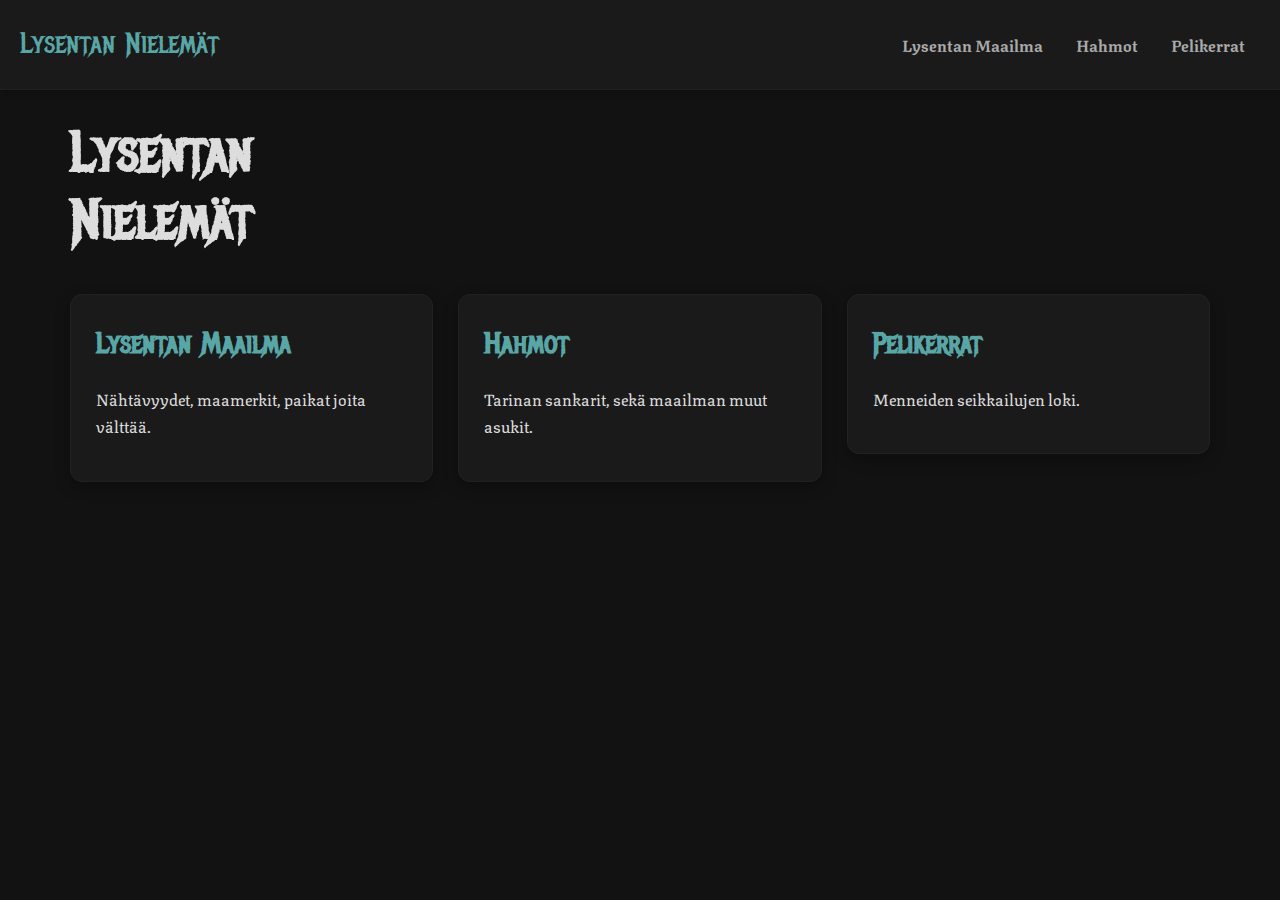
<file: index.html>
<!DOCTYPE html>
<html lang="fi">
<head>
  <meta charset="utf-8">
  <meta name="viewport" content="width=device-width, initial-scale=1">
  <meta name="description" content="Tervetuloa Lysentan Nielemät -kampanjasivustolle. Täältä löydät tietoa maailmasta, hahmoista ja pelikerroista.">
  <title>Lysentan Nielemät</title>

  <link rel="stylesheet" href="assets/style.css">
  <link rel="icon" href="assets/favicon.svg" type="image/svg+xml">

  <link rel="stylesheet" href="https://fonts.googleapis.com/css2?family=Metal+Mania&family=Texturina:wght@400;700&display=swap" media="print" onload="this.media='all'">
</head>

<body class="dark">
  <header class="site-header">
    <a class="home" href="index.html">Lysentan Nielemät</a>
    <nav class="nav">
      <a href="world.html">Lysentan Maailma</a>
      <a href="characters.html">Hahmot</a>
      <a href="sessions.html">Pelikerrat</a>
    </nav>
  </header>

  <main class="container">
    <h1 class="page-title">Lysentan<br>Nielemät</h1>

    <div class="grid">
      <a href="world.html" class="card-link">
        <div class="card">
          <h3>Lysentan Maailma</h3>
          <p>Nähtävyydet, maamerkit, paikat joita välttää.</p>
        </div>
      </a>
      <a href="characters.html" class="card-link">
        <div class="card">
          <h3>Hahmot</h3>
          <p>Tarinan sankarit, sekä maailman muut asukit.</p>
        </div>
      </a>
      <a href="sessions.html" class="card-link">
        <div class="card">
          <h3>Pelikerrat</h3>
          <p>Menneiden seikkailujen loki.</p>
        </div>
      </a>
    </div>
  </main>
</body>
</html>
</file>
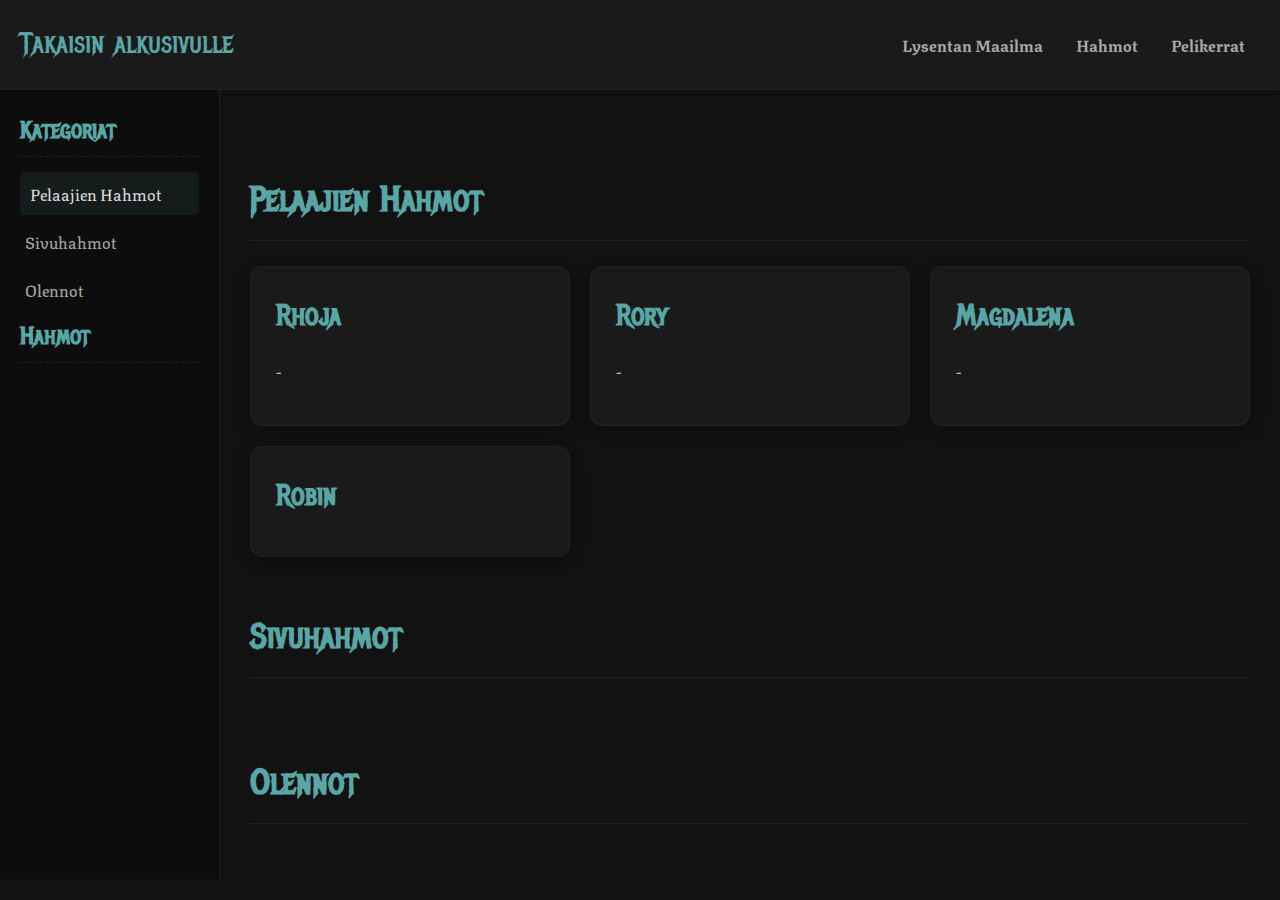
<file: characters.html>
<!DOCTYPE html>
<html lang="fi">
<head>
  <meta charset="utf-8">
  <meta name="viewport" content="width=device-width, initial-scale=1">
  <title>Hahmot | Lysentan Nielemät</title>

  <link rel="stylesheet" href="assets/style.css">
  <link rel="icon" href="assets/favicon.svg" type="image/svg+xml">
  <link rel="preconnect" href="https://fonts.googleapis.com">
  <link rel="preconnect" href="https://fonts.gstatic.com" crossorigin>
  <link href="https://fonts.googleapis.com/css2?family=Metal+Mania&family=Texturina:wght@400;700&display=swap" rel="stylesheet">
</head>
<body class="dark">

  <header class="site-header">
    <a class="home" href="index.html">Takaisin alkusivulle</a>
    <nav class="nav">
      <a href="world.html">Lysentan Maailma</a>
      <a href="characters.html">Hahmot</a>
      <a href="sessions.html">Pelikerrat</a>
    </nav>
  </header>

  <div class="page-content">
    <nav class="sidebar">
      <h2>Kategoriat</h2>
      <a href="#pc">Pelaajien Hahmot</a>
      <a href="#npc">Sivuhahmot</a>
      <a href="#creature">Olennot</a>
      <h2>Hahmot</h2>
    </nav>

    <main class="container">
      <section id="pc" class="animate-on-scroll">
        <h2 id="pc-title" class="category-break">Pelaajien Hahmot</h2>
        
        <div class="gallery">
          
          <a href="characters/pc/rhoja.html" class="card-link">
            <div class="card">
              <h3>Rhoja</h3>
             <p>-</p>
            </div>
          </a>

          <a href="characters/pc/rory.html" class="card-link">
            <div class="card">
              <h3>Rory</h3>
              <p>-</p>
            </div>
          </a>

          <a href="characters/pc/magdalena.html" class="card-link">
            <div class="card">
              <h3>Magdalena</h3>
              <p>-</p>
            </div>
          </a>

          <a href="characters/pc/robin.html" class="card-link">
            <div class="card">
              <h3>Robin</h3>
              
            </div>
          </a>

        </div>
      </section>

      <section id="npc" class="animate-on-scroll">
        <h2 id="npc-title" class="category-break">Sivuhahmot</h2>
        <div class="gallery"></div>
      </section>

      <section id="creature" class="animate-on-scroll">
        <h2 id="creature-title" class="category-break">Olennot</h2>
        <div class="gallery"></div>
      </section>
    </main>
  </div>

  <script src="assets/app.js"></script>
</body>
</html>
</file>
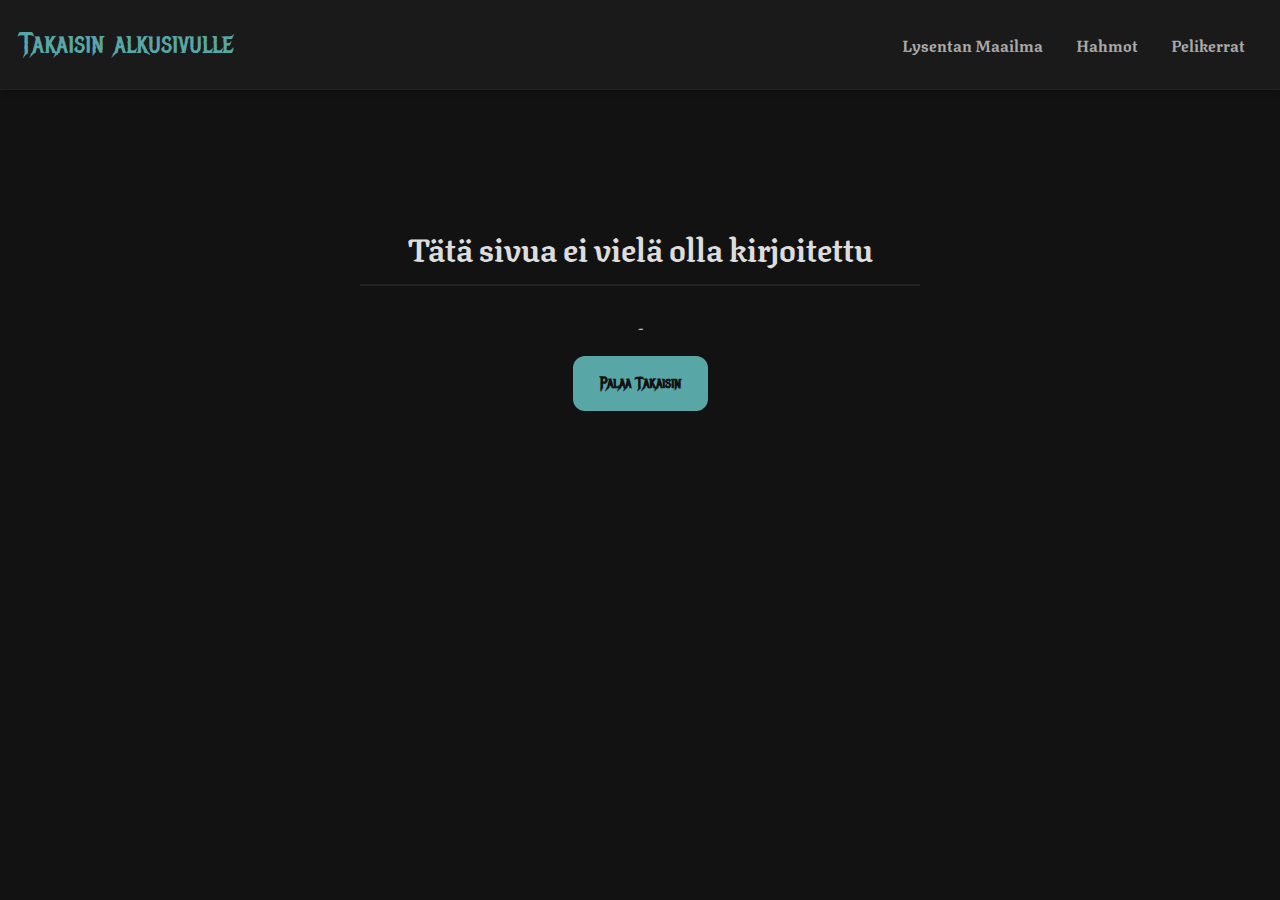
<file: placeholder.html>
<!-- 
  This is a generic placeholder page.
  It is used for links that point to content that has not yet been created.
  It provides a user-friendly message and a way to go back to the previous page.
-->
<!DOCTYPE html>
<html lang="fi">
<head>
  <!-- Basic page metadata -->
  <meta charset="utf-8">
  <meta name="viewport" content="width=device-width,initial-scale=1">
  <title>Sivua Kirjoitetaan | Lysentan Nielemät</title>

  <!-- Stylesheets, Favicon, and Google Fonts -->
  <link rel="stylesheet" href="assets/style.css">
  <link rel="icon" href="assets/favicon.svg" type="image/svg+xml">
  <link rel="preconnect" href="https://fonts.googleapis.com">
  <link rel="preconnect" href="https://fonts.gstatic.com" crossorigin>
  <link href="https://fonts.googleapis.com/css2?family=Metal+Mania&family=Texturina:wght@400;700&display=swap" rel="stylesheet">
</head>
<body class="dark">

  <!-- Site Header with navigation -->
  <header class="site-header">
    <a class="home" href="index.html">Takaisin alkusivulle</a>
    <nav class="nav">
      <a href="world.html">Lysentan Maailma</a>
      <a href="characters.html">Hahmot</a>
      <a href="sessions.html">Pelikerrat</a>
    </nav>
  </header>

  <!-- Main Content Area -->
  <main class="container">
    <!-- Centered container for the placeholder message -->
    <div class="placeholder-container">
        <!-- An icon could be placed here. Currently empty. -->
        <div class="placeholder-icon">
        </div>
        <!-- Placeholder title and text -->
        <h2>Tätä sivua ei vielä olla kirjoitettu</h2>
        <p>-</p>
        <!-- A button that takes the user back to the page they came from -->
        <a href="#" onclick="history.back(); return false;" class="home-button">Palaa Takaisin</a>
    </div>
  </main>

</body>
</html>
</file>
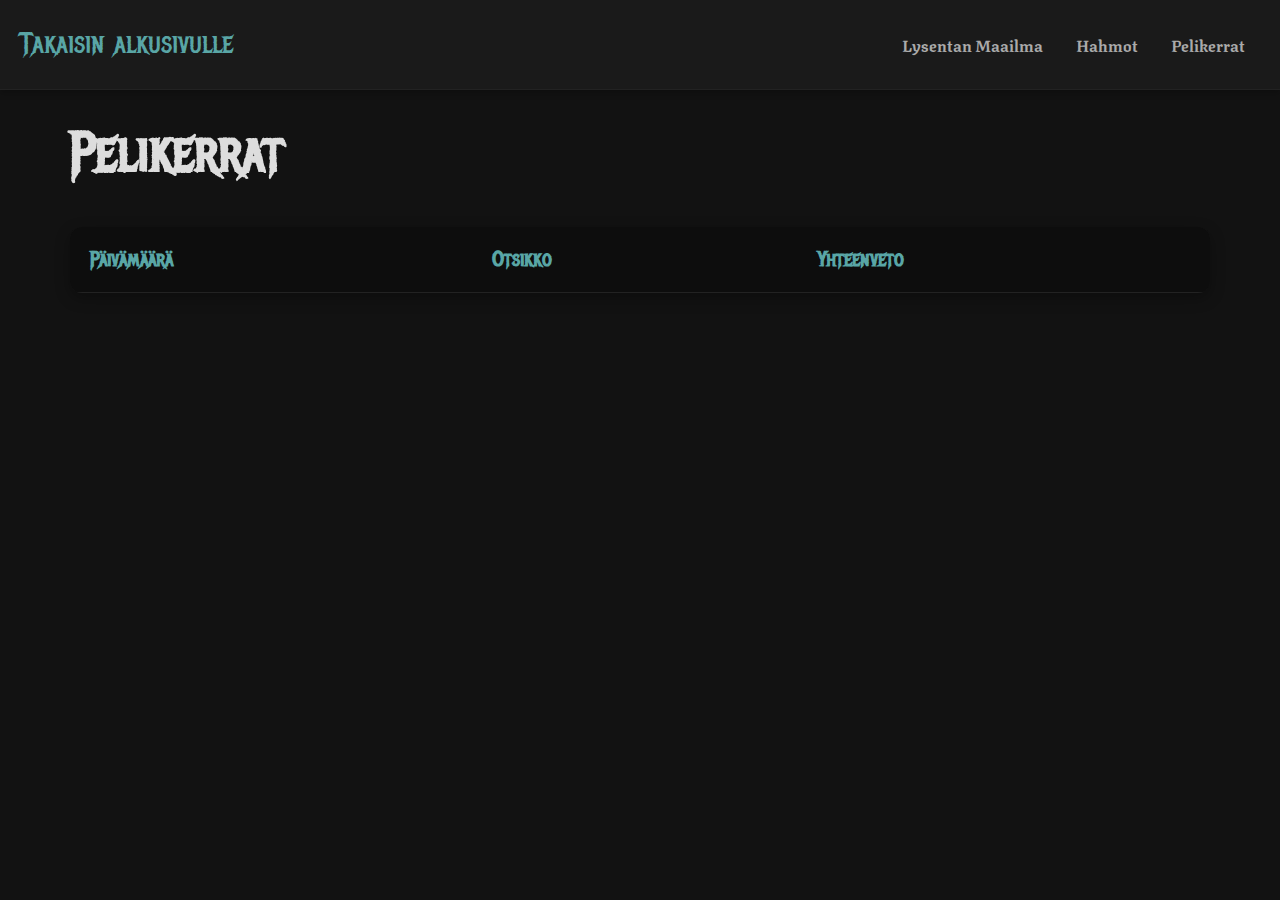
<file: sessions.html>
<!-- 
  This page lists all the game sessions that have been played.
  It uses a table to display the date, title, and a summary for each session.
-->
<!DOCTYPE html>
<html lang="fi">
<head>
  <!-- Basic page metadata -->
  <meta charset="utf-8">
  <meta name="viewport" content="width=device-width, initial-scale=1">
  <title>Pelikerrat | Lysentan Nielemät</title>

  <!-- Stylesheets, Favicon, and Google Fonts -->
  <link rel="stylesheet" href="assets/style.css">
  <link rel="icon" href="assets/favicon.svg" type="image/svg+xml">
  <link rel="preconnect" href="https://fonts.googleapis.com">
  <link rel="preconnect" href="https://fonts.gstatic.com" crossorigin>
  <link href="https://fonts.googleapis.com/css2?family=Metal+Mania&family=Texturina:wght@400;700&display=swap" rel="stylesheet">
</head>
<body class="dark">

  <!-- Site Header with navigation -->
  <header class="site-header">
    <a class="home" href="index.html">Takaisin alkusivulle</a>
    <nav class="nav">
      <a href="world.html">Lysentan Maailma</a>
      <a href="characters.html">Hahmot</a>
      <a href="sessions.html">Pelikerrat</a>
    </nav>
  </header>

  <!-- Main Content Area -->
  <main class="container">
    <h1 class="page-title">Pelikerrat</h1>

    <!-- Table for listing game sessions -->
    <table class="session-table">
      <!-- Table Header -->
      <thead>
        <tr>
          <th scope="col">Päivämäärä</th>
          <th scope="col">Otsikko</th>
          <th scope="col">Yhteenveto</th>
        </tr>
      </thead>
      <!-- Table Body -->
      <tbody></tbody>
    </table>
  </main>

  <!-- Link to the main JavaScript file for table row click effects -->
  <script src="assets/app.js"></script>
</body>
</html>
</file>
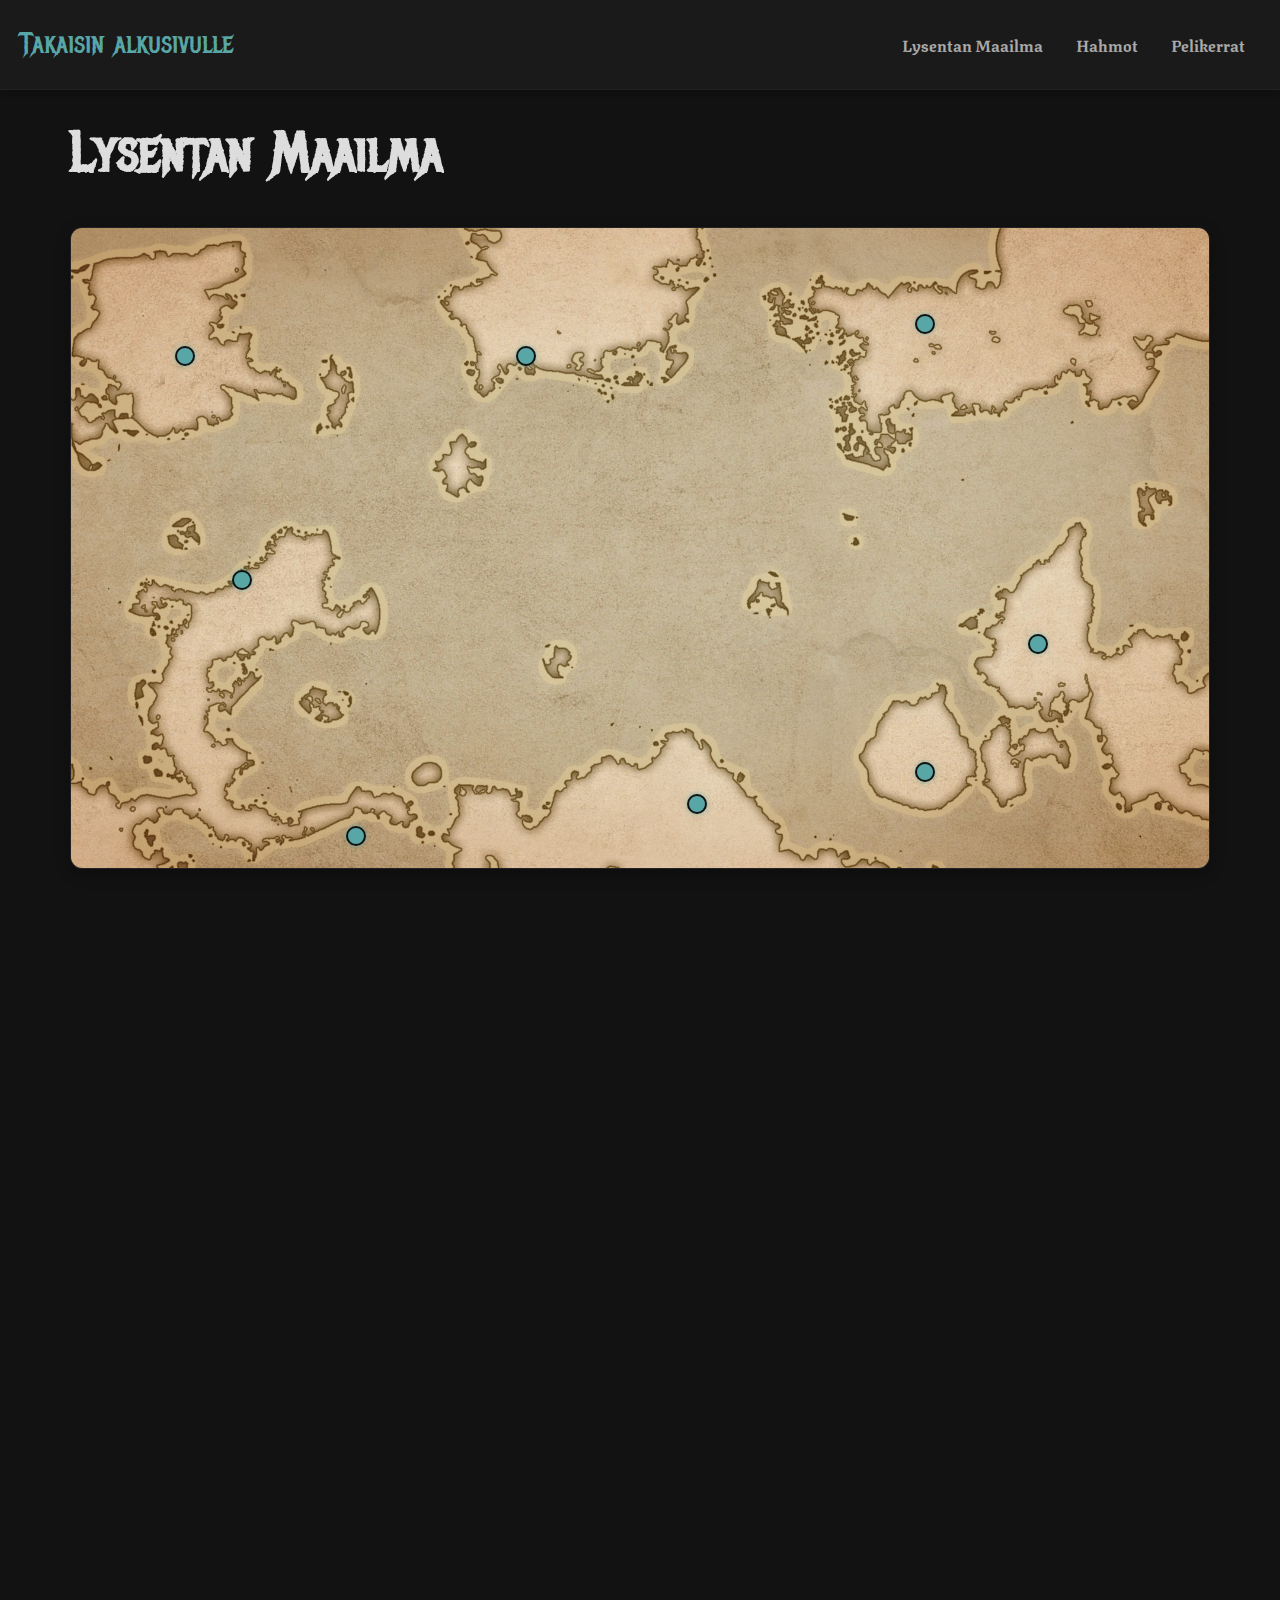
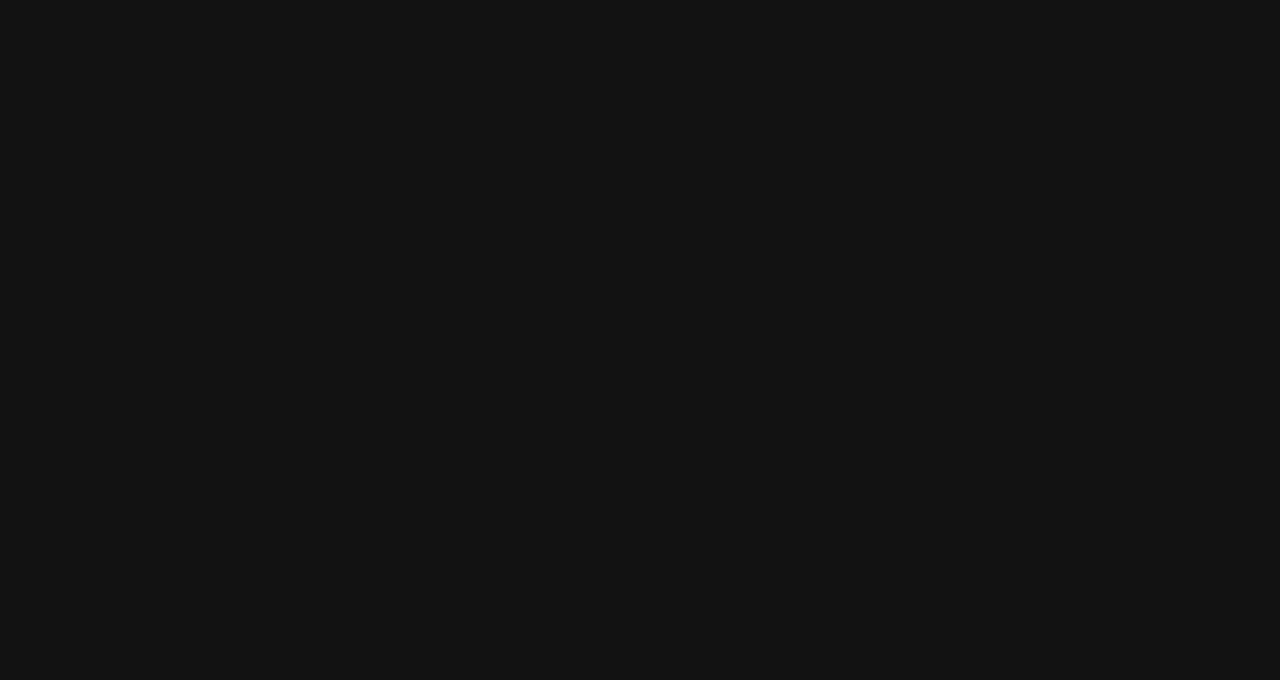
<file: world.html>
<!-- 
  This page provides an overview of the world of Lysenta.
  It features an interactive map and links to pages for specific regions.
-->
<!DOCTYPE html>
<html lang="fi">
<head>
  <!-- Basic page metadata -->
  <meta charset="utf-8">
  <meta name="viewport" content="width=device-width,initial-scale=1">
  <title>Lysentan Maailma | Kokonaiskuva</title>

  <!-- Stylesheets, Favicon, and Google Fonts -->
  <link rel="stylesheet" href="assets/style.css">
  <link rel="icon" href="assets/favicon.svg" type="image/svg+xml">
  <link rel="preconnect" href="https://fonts.googleapis.com">
  <link rel="preconnect" href="https://fonts.gstatic.com" crossorigin>
  <link href="https://fonts.googleapis.com/css2?family=Metal+Mania&family=Texturina:wght@400;700&display=swap" rel="stylesheet">
</head>
<body class="dark">

  <!-- Site Header with navigation -->
  <header class="site-header">
    <a class="home" href="index.html">Takaisin alkusivulle</a>
    <nav class="nav">
      <a href="world.html">Lysentan Maailma</a>
      <a href="characters.html">Hahmot</a>
      <a href="sessions.html">Pelikerrat</a>
    </nav>
  </header>

  <!-- Main Content Area -->
  <main class="container">
    <h1 class="page-title">Lysentan Maailma</h1>

    <!-- Interactive Map Container -->
    <div class="map-wrap">
      <!-- The base map image -->
      <img src="assets/images/Lysenta_Raw.png" alt="World map of Lysenta">
      
      <!-- 
        Interactive Map Pins.
        - `href` links to the corresponding info card on this page.
        - `style` positions the pin on the map using top/left percentages.
        - `title` provides the main name for the tooltip.
        - `data-description` holds extra text for the tooltip (currently empty).
      -->
      <a class="map-pin" href="#erratan-card" style="top:20%; left:40%;" title="Erratan" data-description="Erakoituneitten haltijain maita. Erratanin suunnattomat metsät ja arot mulkoilevat vieraitaan murhaavin silmin."></a>
      <a class="map-pin" href="#isles-card" style="top:85%; left:75%;" title="Kuiskavat Saaret" data-description="Kuiskivien Saarten hiljaisten mäkien kupeessa eli aikoinaan kansaa, joka pyrki löytämään saaren kuoren alta jotakin suurta."></a>
      <a class="map-pin" href="#murtirna-card" style="top:20%; left:10%;" title="Murtirna" data-description=""></a>
      <a class="map-pin" href="#tarmanto-card" style="top:55%; left:15%;" title="Tarmanto" data-description="Tarmannon soista maata peittää arvoituksellinen väreily. Sen hylätyksi jääneet taikuuden koulukuntain linnoitukset tuijottavat korkeine torneineen kulkijoita."></a>
      <a class="map-pin" href="#wasted-lands-card" style="top:90%; left:55%;" title="Kartoittamattomat Kuihtuneet Maat" data-description="Kuihtuneita, aavoja hiekkadyynejä. Kartoittamattomia kuolleita maita asuttavat niin uhkarohkeat, kuin Suur' Syvenen ahmaasta kidasta ryömineet olennot."></a>
      <a class="map-pin" href="#lohn-rotal-card" style="top:15%; left:75%;" title="Lohn Rotal" data-description="Lohn Rotalin alati taistelevat kansat eivät vuosituhansienkaan saatossa ole löytäneet toisistaan syytä yhteisymmärrykseen. Suunnattomia linnoituksia, suojapaikkoja ja vuoria."></a>
      <a class="map-pin" href="#kin-ton-card" style="top:65%; left:85%;" title="Kin-ton" data-description="Kin-Tonia koristavat loputtomat jalokivin koristellut vuortein huiput. Sen kupeessa elää kansa, joka tietää arvonsa."></a>
      <a class="map-pin" href="#suursyven-card" style="top:95%; left:25%;" title="Suur' Syven" data-description="Kauan ennen kirjattua aikaa syntyneeksi uumoiltu Suur' Syven' on kammottava, loputtomiin maan uumeniin kaartuva pyörtymä. Kenties sen toi tähän maailmaan velhoin suuri alkutaistelu?"></a>
    </div>

    <!-- Lore Spotlight Section: A highlighted block of text about the world's lore. -->
    <section class="lore-spotlight animate-on-scroll">
      <h3>P A L J A N T O</h3>
      <p>Kauan sitten Lysentan ylle laskeutui sankka, ilkikurinen ja ennalta-arvaamaton sumupeite.<br> Se jakoi mahdillaan maailman jo tunnetut alueet erilleen, tehden tutkimusmatkoista lähes varmasti tappavia. <br> - <br> Paljantoa uhmaava saa todennäköisimmin kokea karvaan kohtalonsa.</p>
    </section>

    <!-- Section for the region cards -->
    <div class="animate-on-scroll">
      <h2 class="category-break">Tunnetut Alueet</h2>
      <!-- Grid containing cards for each known region -->
      <div class="grid">
        <!-- Each card is a link to a placeholder page and has an ID that the map pins link to. -->
        <a href="placeholder.html" class="card-link"><div class="card" id="erratan-card"><h3>Erratan</h3><p>Erakoituneitten haltijain maita. Erratanin suunnattomat metsät ja arot mulkoilevat vieraitaan murhaavin silmin.</p></div></a>
        <a href="placeholder.html" class="card-link"><div class="card" id="isles-card"><h3>Kuiskavat Saaret</h3><p>Kuiskivien Saarten hiljaisten mäkien kupeessa eli aikoinaan kansaa, joka pyrki löytämään saaren kuoren alta jotakin suurta.</p></div></a>
        <a href="placeholder.html" class="card-link"><div class="card" id="murtirna-card"><h3>Murtirna</h3><p></p></div></a>
        <a href="placeholder.html" class="card-link"><div class="card" id="tarmanto-card"><h3>Tarmanto</h3><p>Tarmannon soista maata peittää arvoituksellinen väreily. Sen hylätyksi jääneet taikuuden koulukuntain linnoitukset tuijottavat korkeine torneineen kulkijoita.</p></div></a>
        <a href="placeholder.html" class="card-link"><div class="card" id="wasted-lands-card"><h3>Kartoittamattomat Kuihtuneet Maat</h3><p>Kuihtuneita, aavoja hiekkadyynejä. Kartoittamattomia kuolleita maita asuttavat niin uhkarohkeat, kuin Suur' Syvenen ahmaasta kidasta ryömineet olennot.</p></div></a>
        <a href="placeholder.html" class="card-link"><div class="card" id="lohn-rotal-card"><h3>Lohn Rotal</h3><p>Lohn Rotalin alati taistelevat kansat eivät vuosituhansienkaan saatossa ole löytäneet toisistaan syytä yhteisymmärrykseen. Suunnattomia linnoituksia, suojapaikkoja ja vuoria.</p></div></a>
        <a href="placeholder.html" class="card-link"><div class="card" id="kin-ton-card"><h3>Kin-ton</h3><p>Kin-Tonia koristavat loputtomat jalokivin koristellut vuortein huiput. Sen kupeessa elää kansa, joka tietää arvonsa.</p></div></a>
        <a href="placeholder.html" class="card-link"><div class="card" id="suursyven-card"><h3>Suur' Syven</h3><p>Kauan ennen kirjattua aikaa syntyneeksi uumoiltu Suur' Syven' on kammottava, loputtomiin maan uumeniin kaartuva pyörtymä. Kenties sen toi tähän maailmaan velhoin suuri alkutaistelu?</p></div></a>
      </div>
    </div>
  </main>

  <!-- 
    Tooltip Element for the Map.
    This is hidden by default and becomes visible via JavaScript (app.js).
    Its content is populated dynamically based on the hovered/clicked map pin.
  -->
  <div id="map-tooltip">
    <h3 id="tooltip-title"></h3>
    <p id="tooltip-description"></p>
    <button id="tooltip-button">Tiedot</button>
  </div>

  <!-- Link to the main JavaScript file -->
  <script src="assets/app.js"></script>
</body>
</html>
</file>
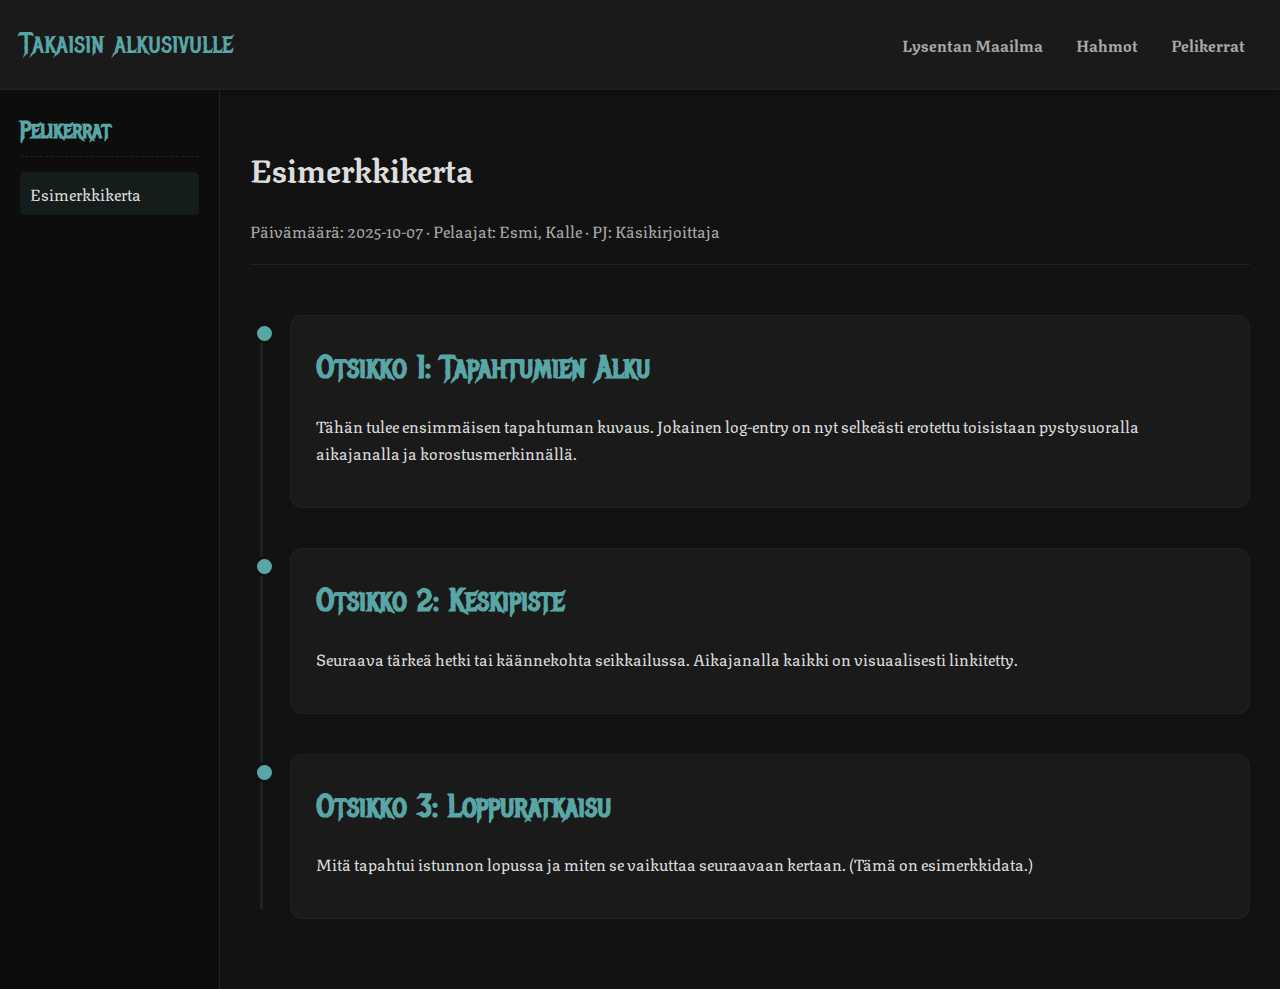
<file: sessions/example_session.html>
<!doctype html>
<html lang="en">
<head>
<meta charset="utf-8" />
<meta name="viewport" content="width=device-width,initial-scale=1" />
<title>Esimerkkikerta</title>
<link rel="stylesheet" href="../assets/style.css">
<link rel="icon" href="../assets/favicon.svg" type="image/svg+xml">

<link rel="preconnect" href="https://fonts.googleapis.com">
<link rel="preconnect" href="https://fonts.gstatic.com" crossorigin>
<link href="https://fonts.googleapis.com/css2?family=Metal+Mania&family=Texturina:wght@400;700&display=swap" rel="stylesheet">
</head>
<body class="dark">

<header class="site-header">
  <a class="home" href="../index.html">Takaisin alkusivulle</a>
  <nav class="nav">
    <a href="../world.html">Lysentan Maailma</a>
    <a href="../characters.html">Hahmot</a>
    <a href="../sessions.html">Pelikerrat</a>
  </nav>
</header>

<div class="page-content">

  <nav class="sidebar">
    <h2>Pelikerrat</h2>
    <a href="example_session.html" class="active">Esimerkkikerta</a>
    </nav>

  <main class="container session-log">
    <h1>Esimerkkikerta</h1>
    <div class="session-meta">
      Päivämäärä: 2025-10-07 · Pelaajat: Esmi, Kalle · PJ: Käsikirjoittaja
    </div>

    <div class="session-timeline">
      
      <div class="timeline-item">
        <div class="timeline-content">
          <h2>Otsikko 1: Tapahtumien Alku</h2>
          <p>Tähän tulee ensimmäisen tapahtuman kuvaus. Jokainen log-entry on nyt selkeästi erotettu toisistaan pystysuoralla aikajanalla ja korostusmerkinnällä.</p>
        </div>
      </div>

      <div class="timeline-item">
        <div class="timeline-content">
          <h2>Otsikko 2: Keskipiste</h2>
          <p>Seuraava tärkeä hetki tai käännekohta seikkailussa. Aikajanalla kaikki on visuaalisesti linkitetty.</p>
        </div>
      </div>
      
      <div class="timeline-item">
        <div class="timeline-content">
          <h2>Otsikko 3: Loppuratkaisu</h2>
          <p>Mitä tapahtui istunnon lopussa ja miten se vaikuttaa seuraavaan kertaan. (Tämä on esimerkkidata.)</p>
        </div>
      </div>
    </div>
  </main>
</div>
</body>
</html>
</file>
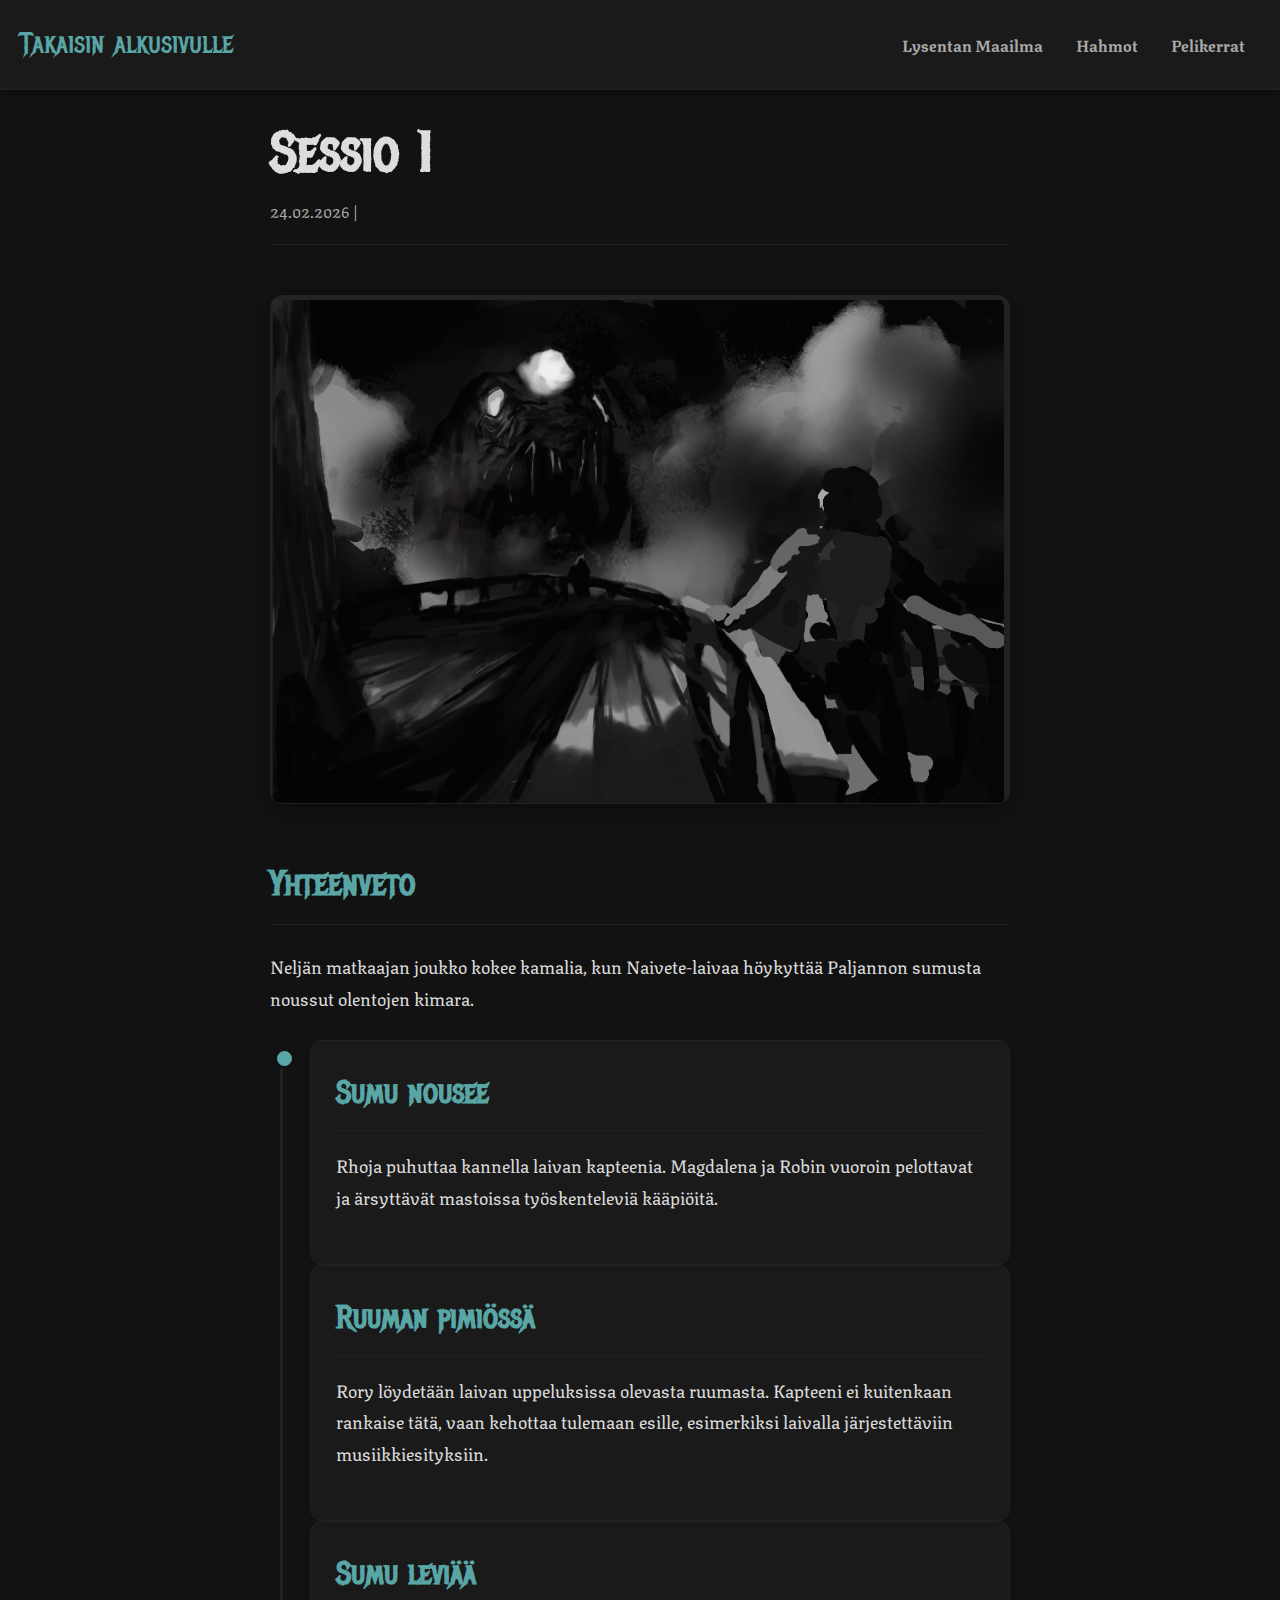
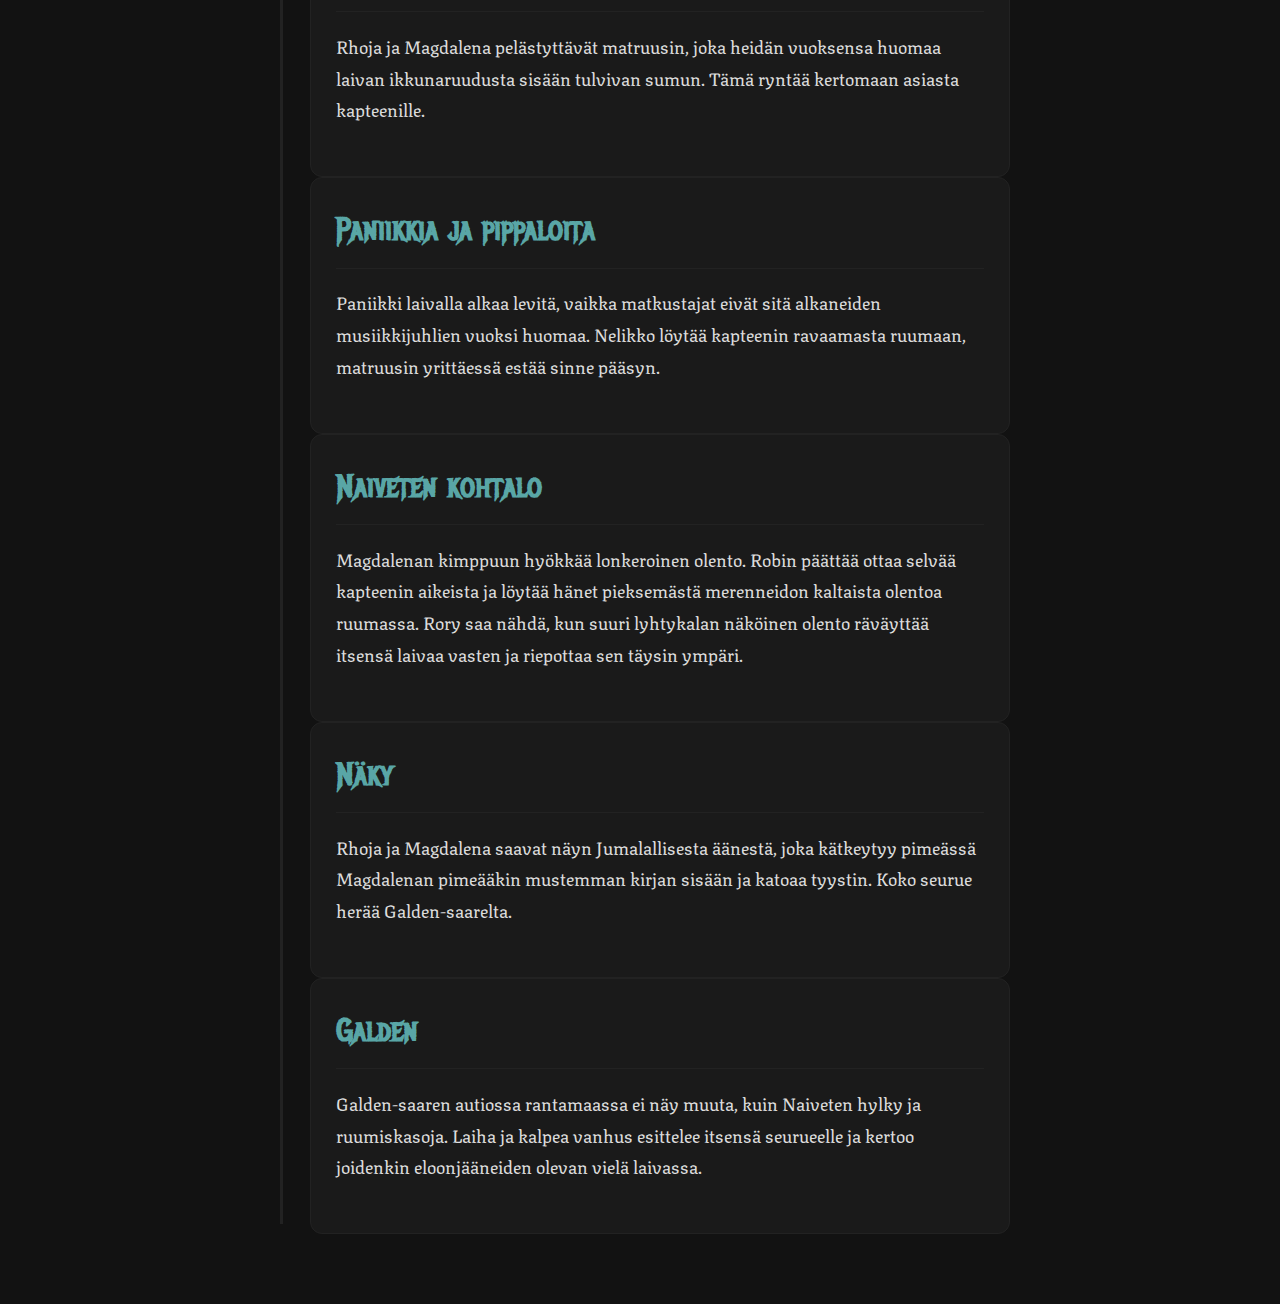
<file: sessions/sessio_1.html>
<!DOCTYPE html>
<html lang="fi">
<head>
  <meta charset="utf-8">
  <meta name="viewport" content="width=device-width, initial-scale=1">
  <title>Sessio 1</title>

  <link rel="stylesheet" href="../assets/style.css">
  <link rel="icon" href="../assets/favicon.svg" type="image/svg+xml">
  <link rel="preconnect" href="https://fonts.googleapis.com">
  <link rel="preconnect" href="https://fonts.gstatic.com" crossorigin>
  <link href="https://fonts.googleapis.com/css2?family=Metal+Mania&family=Texturina:wght@400;700&display=swap" rel="stylesheet">
</head>
<body class="dark session-log">

  <header class="site-header">
    <a class="home" href="../index.html">Takaisin alkusivulle</a>
    <nav class="nav">
      <a href="../world.html">Lysentan Maailma</a>
      <a href="../characters.html">Hahmot</a>
      <a href="../sessions.html">Pelikerrat</a>
    </nav>
  </header>

  <main class="container wiki-article animate-on-scroll">
    <h1 class="page-title">Sessio 1</h1>
    
    <div class="session-meta">
        <span>24.02.2026</span> | <span></span>
    </div>

    <div class="article-image">
        <img src="../assets/images/Sessio1.png" alt="Sessio 1 Kansikuva">
    </div>

    <h2 class="category-break">Yhteenveto</h2>
    <p>Neljän matkaajan joukko kokee kamalia, kun Naivete-laivaa höykyttää Paljannon sumusta noussut olentojen kimara.</p>

    <div class="session-timeline">
        <div class="timeline-item">
            <div class="timeline-content">
                <h2>Sumu nousee</h2>
                <p>Rhoja puhuttaa kannella laivan kapteenia. Magdalena ja Robin vuoroin pelottavat ja ärsyttävät mastoissa työskenteleviä kääpiöitä. </p>
            </div>
            <div class="timeline-content">
                <h2>Ruuman pimiössä</h2>
                <p>Rory löydetään laivan uppeluksissa olevasta ruumasta. Kapteeni ei kuitenkaan rankaise tätä, vaan kehottaa tulemaan esille, esimerkiksi laivalla järjestettäviin musiikkiesityksiin.</p>
            </div>
            <div class="timeline-content">
                <h2>Sumu leviää</h2>
                <p>Rhoja ja Magdalena pelästyttävät matruusin, joka heidän vuoksensa huomaa laivan ikkunaruudusta sisään tulvivan sumun. Tämä ryntää kertomaan asiasta kapteenille.</p>
            </div>
             <div class="timeline-content">
                <h2>Paniikkia ja pippaloita</h2>
                <p>Paniikki laivalla alkaa levitä, vaikka matkustajat eivät sitä alkaneiden musiikkijuhlien vuoksi huomaa. Nelikko löytää kapteenin ravaamasta ruumaan, matruusin yrittäessä estää sinne pääsyn.</p>
            </div>
             <div class="timeline-content">
                <h2>Naiveten kohtalo</h2>
                <p>Magdalenan kimppuun hyökkää lonkeroinen olento. Robin päättää ottaa selvää kapteenin aikeista ja löytää hänet pieksemästä merenneidon kaltaista olentoa ruumassa. Rory saa nähdä, kun suuri lyhtykalan näköinen olento räväyttää itsensä laivaa vasten ja riepottaa sen täysin ympäri.</p>
            </div>
             <div class="timeline-content">
                <h2>Näky</h2>
                <p>Rhoja ja Magdalena saavat näyn Jumalallisesta äänestä, joka kätkeytyy pimeässä Magdalenan pimeääkin mustemman kirjan sisään ja katoaa tyystin. Koko seurue herää Galden-saarelta.</p>
            </div>
             <div class="timeline-content">
                <h2>Galden</h2>
                <p>Galden-saaren autiossa rantamaassa ei näy muuta, kuin Naiveten hylky ja ruumiskasoja. Laiha ja kalpea vanhus esittelee itsensä seurueelle ja kertoo joidenkin eloonjääneiden olevan vielä laivassa.</p>
            </div>
        </div>
    </div>

  </main>

  <script src="../assets/app.js"></script>
</body>
</html>
</file>
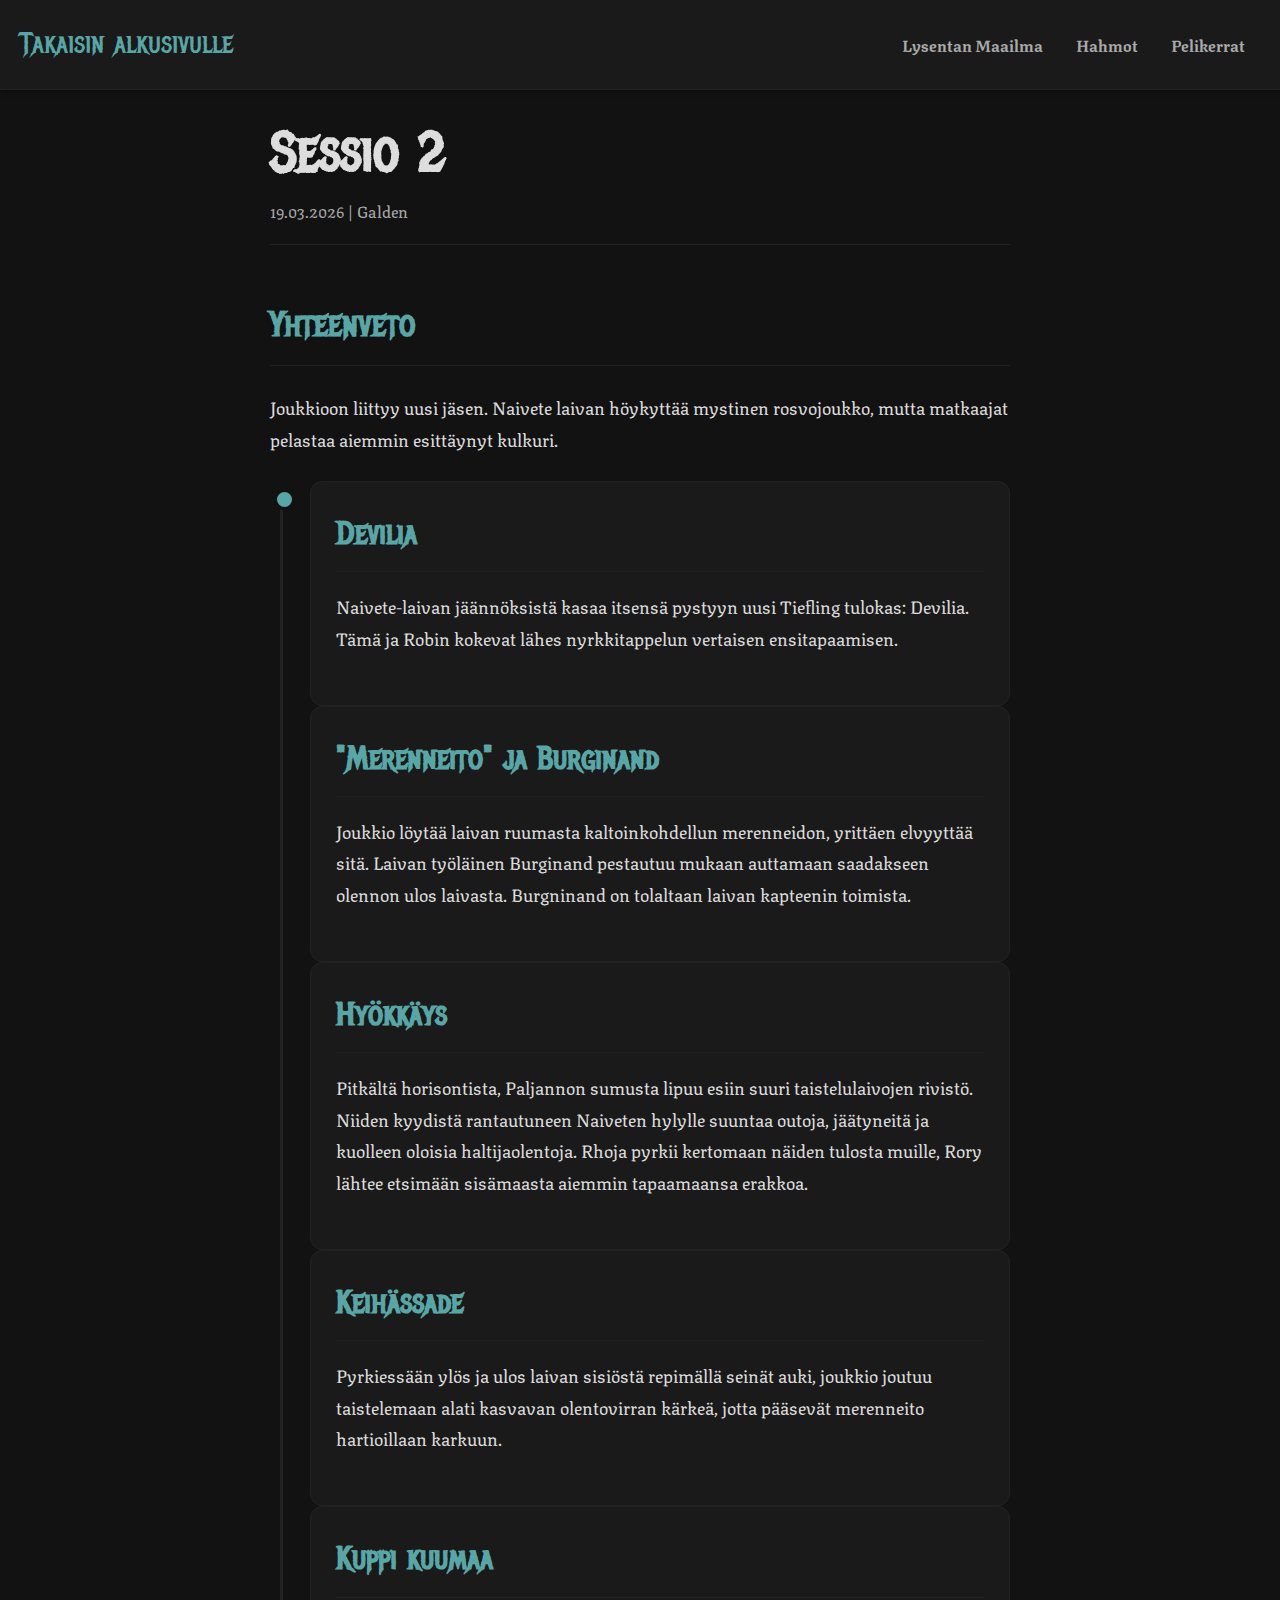
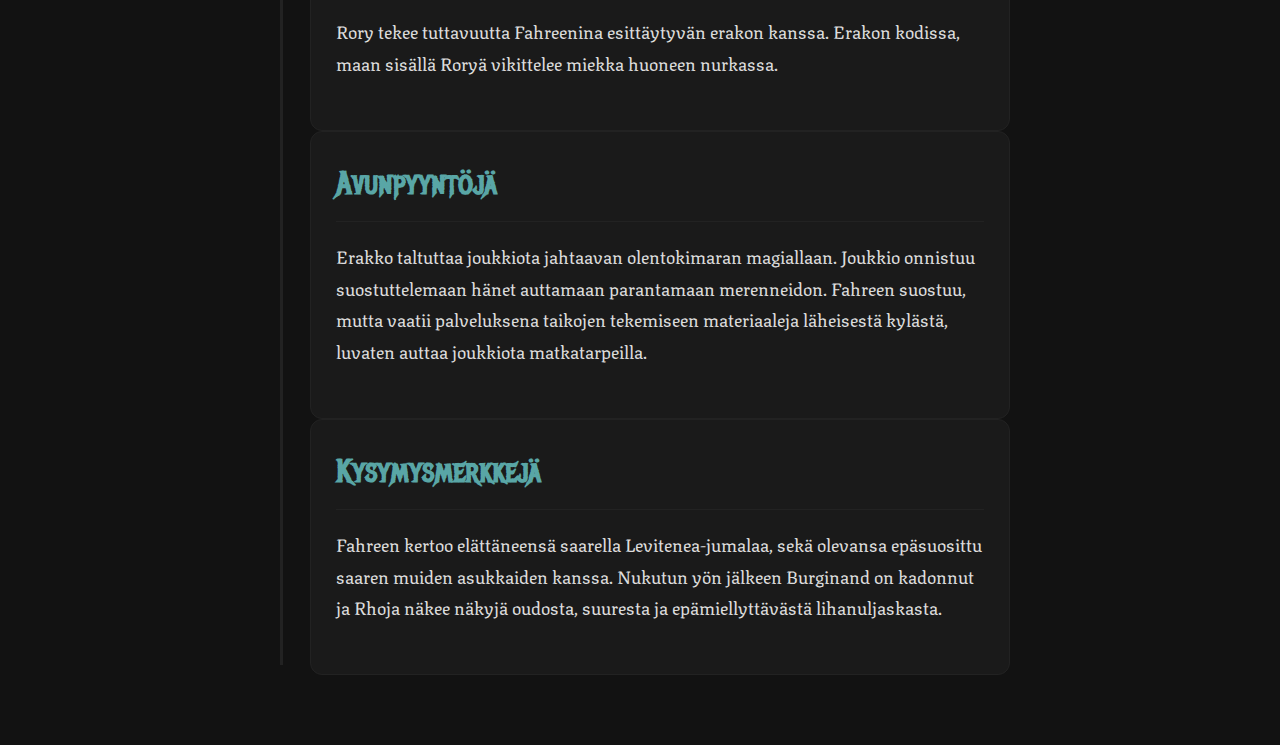
<file: sessions/sessio_2.html>
<!DOCTYPE html>
<html lang="fi">
<head>
  <meta charset="utf-8">
  <meta name="viewport" content="width=device-width, initial-scale=1">
  <title>Sessio 2</title>

  <link rel="stylesheet" href="../assets/style.css">
  <link rel="icon" href="../assets/favicon.svg" type="image/svg+xml">
  <link rel="preconnect" href="https://fonts.googleapis.com">
  <link rel="preconnect" href="https://fonts.gstatic.com" crossorigin>
  <link href="https://fonts.googleapis.com/css2?family=Metal+Mania&family=Texturina:wght@400;700&display=swap" rel="stylesheet">
</head>
<body class="dark session-log">

  <header class="site-header">
    <a class="home" href="../index.html">Takaisin alkusivulle</a>
    <nav class="nav">
      <a href="../world.html">Lysentan Maailma</a>
      <a href="../characters.html">Hahmot</a>
      <a href="../sessions.html">Pelikerrat</a>
    </nav>
  </header>

  <main class="container wiki-article animate-on-scroll">
    <h1 class="page-title">Sessio 2</h1>
    
    <div class="session-meta">
        <span>19.03.2026</span> | <span>Galden</span>
    </div>

    <!-- Kansikuva puuttuu toistaiseksi
    <div class="article-image">
        <img src="../assets/images/Sessio2.png" alt="Sessio 2 Kansikuva">
    </div>
    -->

    <h2 class="category-break">Yhteenveto</h2>
    <p>Joukkioon liittyy uusi jäsen. Naivete laivan höykyttää mystinen rosvojoukko, mutta matkaajat pelastaa aiemmin esittäynyt kulkuri.</p>

    <div class="session-timeline">
        <div class="timeline-item">
            <div class="timeline-content">
                <h2>Devilia</h2>
                <p>Naivete-laivan jäännöksistä kasaa itsensä pystyyn uusi Tiefling tulokas: Devilia. Tämä ja Robin kokevat lähes nyrkkitappelun vertaisen ensitapaamisen.</p>
            </div>
            <div class="timeline-content">
                <h2>"Merenneito" ja Burginand</h2>
                <p>Joukkio löytää laivan ruumasta kaltoinkohdellun merenneidon, yrittäen elvyyttää sitä. Laivan työläinen Burginand pestautuu mukaan auttamaan saadakseen olennon ulos laivasta. Burgninand on tolaltaan laivan kapteenin toimista.</p>
            </div>
            <div class="timeline-content">
                <h2>Hyökkäys</h2>
                <p>Pitkältä horisontista, Paljannon sumusta lipuu esiin suuri taistelulaivojen rivistö. Niiden kyydistä rantautuneen Naiveten hylylle suuntaa outoja, jäätyneitä ja kuolleen oloisia haltijaolentoja. Rhoja pyrkii kertomaan näiden tulosta muille, Rory lähtee etsimään sisämaasta aiemmin tapaamaansa erakkoa.</p>
            </div>
            <div class="timeline-content">
                <h2>Keihässade</h2>
                <p>Pyrkiessään ylös ja ulos laivan sisiöstä repimällä seinät auki, joukkio joutuu taistelemaan alati kasvavan olentovirran kärkeä, jotta pääsevät merenneito hartioillaan karkuun.</p>
            </div>
             <div class="timeline-content">
                <h2>Kuppi kuumaa</h2>
                <p>Rory tekee tuttavuutta Fahreenina esittäytyvän erakon kanssa. Erakon kodissa, maan sisällä Roryä vikittelee miekka huoneen nurkassa.</p>
            </div>
            <div class="timeline-content">
                <h2>Avunpyyntöjä</h2>
                <p>Erakko taltuttaa joukkiota jahtaavan olentokimaran magiallaan. Joukkio onnistuu suostuttelemaan hänet auttamaan parantamaan merenneidon. Fahreen suostuu, mutta vaatii palveluksena taikojen tekemiseen materiaaleja läheisestä kylästä, luvaten auttaa joukkiota matkatarpeilla.</p>
            </div>
            <div class="timeline-content">
                <h2>Kysymysmerkkejä</h2>
                <p>Fahreen kertoo elättäneensä saarella Levitenea-jumalaa, sekä olevansa epäsuosittu saaren muiden asukkaiden kanssa. Nukutun yön jälkeen Burginand on kadonnut ja Rhoja näkee näkyjä oudosta, suuresta ja epämiellyttävästä lihanuljaskasta.</p>
            </div>
        </div>
    </div>

  </main>

  <script src="../assets/app.js"></script>
</body>
</html>
</file>
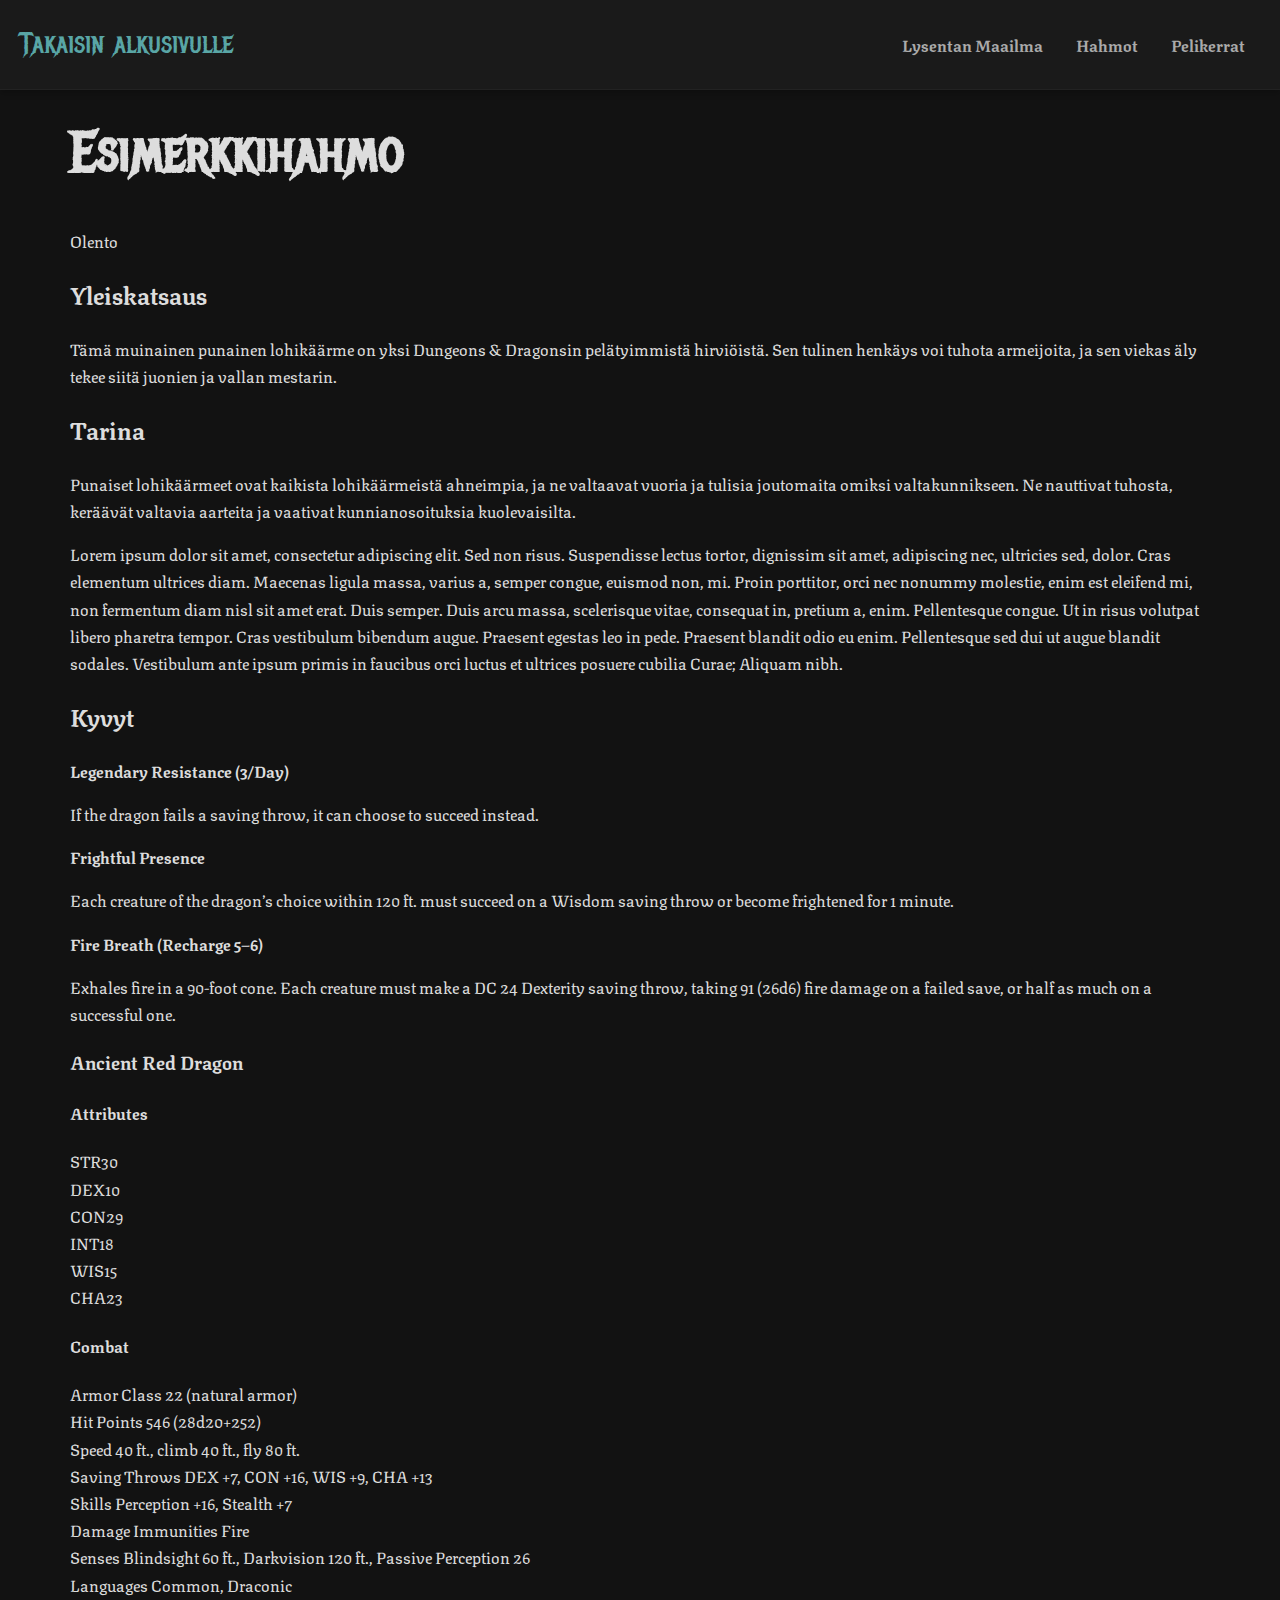
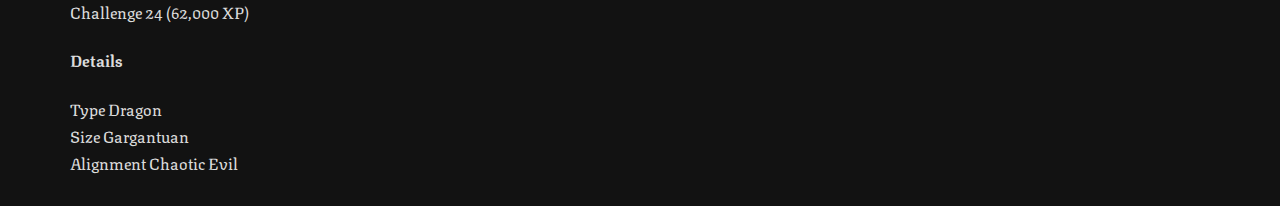
<file: characters/pc/example_character.html>
<!DOCTYPE html>
<html lang="fi">
<head>
<meta charset="utf-8">
<meta name="viewport" content="width=device-width,initial-scale=1">
<title>Esimerkkihahmo | Hahmot</title>
<link rel="stylesheet" href="../../assets/style.css">
<link rel="icon" href="../../assets/favicon.svg" type="image/svg+xml">

<link rel="preconnect" href="https://fonts.googleapis.com">
<link rel="preconnect" href="https://fonts.gstatic.com" crossorigin>
<link href="https://fonts.googleapis.com/css2?family=Metal+Mania&family=Texturina:wght@400;700&display=swap" rel="stylesheet">
</head>
<body class="dark">

<header class="site-header">
  <a class="home" href="../../index.html">Takaisin alkusivulle</a>
  <nav class="nav">
    <a href="../../world.html">Lysentan Maailma</a>
    <a href="../../characters.html">Hahmot</a>
    <a href="../../sessions.html">Pelikerrat</a>
  </nav>
</header>

<main class="container">
  <div class="character-sheet-layout">
    
    <div class="character-main-content">
      <h1 class="page-title">Esimerkkihahmo</h1>
      <div class="category-tag">Olento</div>

      <div class="character-details">
        <h2>Yleiskatsaus</h2>
        <p>Tämä muinainen punainen lohikäärme on yksi Dungeons & Dragonsin pelätyimmistä hirviöistä. Sen tulinen henkäys voi tuhota armeijoita, ja sen viekas äly tekee siitä juonien ja vallan mestarin.</p>

        <h2>Tarina</h2>
        <p>Punaiset lohikäärmeet ovat kaikista lohikäärmeistä ahneimpia, ja ne valtaavat vuoria ja tulisia joutomaita omiksi valtakunnikseen. Ne nauttivat tuhosta, keräävät valtavia aarteita ja vaativat kunnianosoituksia kuolevaisilta.</p>
        <p>Lorem ipsum dolor sit amet, consectetur adipiscing elit. Sed non risus. Suspendisse lectus tortor, dignissim sit amet, adipiscing nec, ultricies sed, dolor. Cras elementum ultrices diam. Maecenas ligula massa, varius a, semper congue, euismod non, mi. Proin porttitor, orci nec nonummy molestie, enim est eleifend mi, non fermentum diam nisl sit amet erat. Duis semper. Duis arcu massa, scelerisque vitae, consequat in, pretium a, enim. Pellentesque congue. Ut in risus volutpat libero pharetra tempor. Cras vestibulum bibendum augue. Praesent egestas leo in pede. Praesent blandit odio eu enim. Pellentesque sed dui ut augue blandit sodales. Vestibulum ante ipsum primis in faucibus orci luctus et ultrices posuere cubilia Curae; Aliquam nibh.</p>

        <h2>Kyvyt</h2>
        <div class="ability-block">
          <strong>Legendary Resistance (3/Day)</strong>
          <p>If the dragon fails a saving throw, it can choose to succeed instead.</p>
        </div>
        <div class="ability-block">
          <strong>Frightful Presence</strong>
          <p>Each creature of the dragon’s choice within 120 ft. must succeed on a Wisdom saving throw or become frightened for 1 minute.</p>
        </div>
        <div class="ability-block">
          <strong>Fire Breath (Recharge 5–6)</strong>
          <p>Exhales fire in a 90-foot cone. Each creature must make a DC 24 Dexterity saving throw, taking 91 (26d6) fire damage on a failed save, or half as much on a successful one.</p>
        </div>
      </div>
    </div>

    <aside class="character-infobox">
      <h3>Ancient Red Dragon</h3>
      
      <div class="infobox-section">
        <h4>Attributes</h4>
        <div class="stat-grid">
          <div class="stat"><span class="stat-label">STR</span><span class="stat-value">30</span></div>
          <div class="stat"><span class="stat-label">DEX</span><span class="stat-value">10</span></div>
          <div class="stat"><span class="stat-label">CON</span><span class="stat-value">29</span></div>
          <div class="stat"><span class="stat-label">INT</span><span class="stat-value">18</span></div>
          <div class="stat"><span class="stat-label">WIS</span><span class="stat-value">15</span></div>
          <div class="stat"><span class="stat-label">CHA</span><span class="stat-value">23</span></div>
        </div>
      </div>

      <div class="infobox-section">
        <h4>Combat</h4>
        <div class="infobox-item"><span class="infobox-label">Armor Class</span> 22 (natural armor)</div>
        <div class="infobox-item"><span class="infobox-label">Hit Points</span> 546 (28d20+252)</div>
        <div class="infobox-item"><span class="infobox-label">Speed</span> 40 ft., climb 40 ft., fly 80 ft.</div>
        <div class="infobox-item"><span class="infobox-label">Saving Throws</span> DEX +7, CON +16, WIS +9, CHA +13</div>
        <div class="infobox-item"><span class="infobox-label">Skills</span> Perception +16, Stealth +7</div>
        <div class="infobox-item"><span class="infobox-label">Damage Immunities</span> Fire</div>
        <div class="infobox-item"><span class="infobox-label">Senses</span> Blindsight 60 ft., Darkvision 120 ft., Passive Perception 26</div>
        <div class="infobox-item"><span class="infobox-label">Languages</span> Common, Draconic</div>
        <div class="infobox-item"><span class="infobox-label">Challenge</span> 24 (62,000 XP)</div>
      </div>

      <div class="infobox-section">
        <h4>Details</h4>
        <div class="infobox-item"><span class="infobox-label">Type</span> Dragon</div>
        <div class="infobox-item"><span class="infobox-label">Size</span> Gargantuan</div>
        <div class="infobox-item"><span class="infobox-label">Alignment</span> Chaotic Evil</div>
      </div>
    </aside>
  </div>
</main>

</body>
</html>
</file>
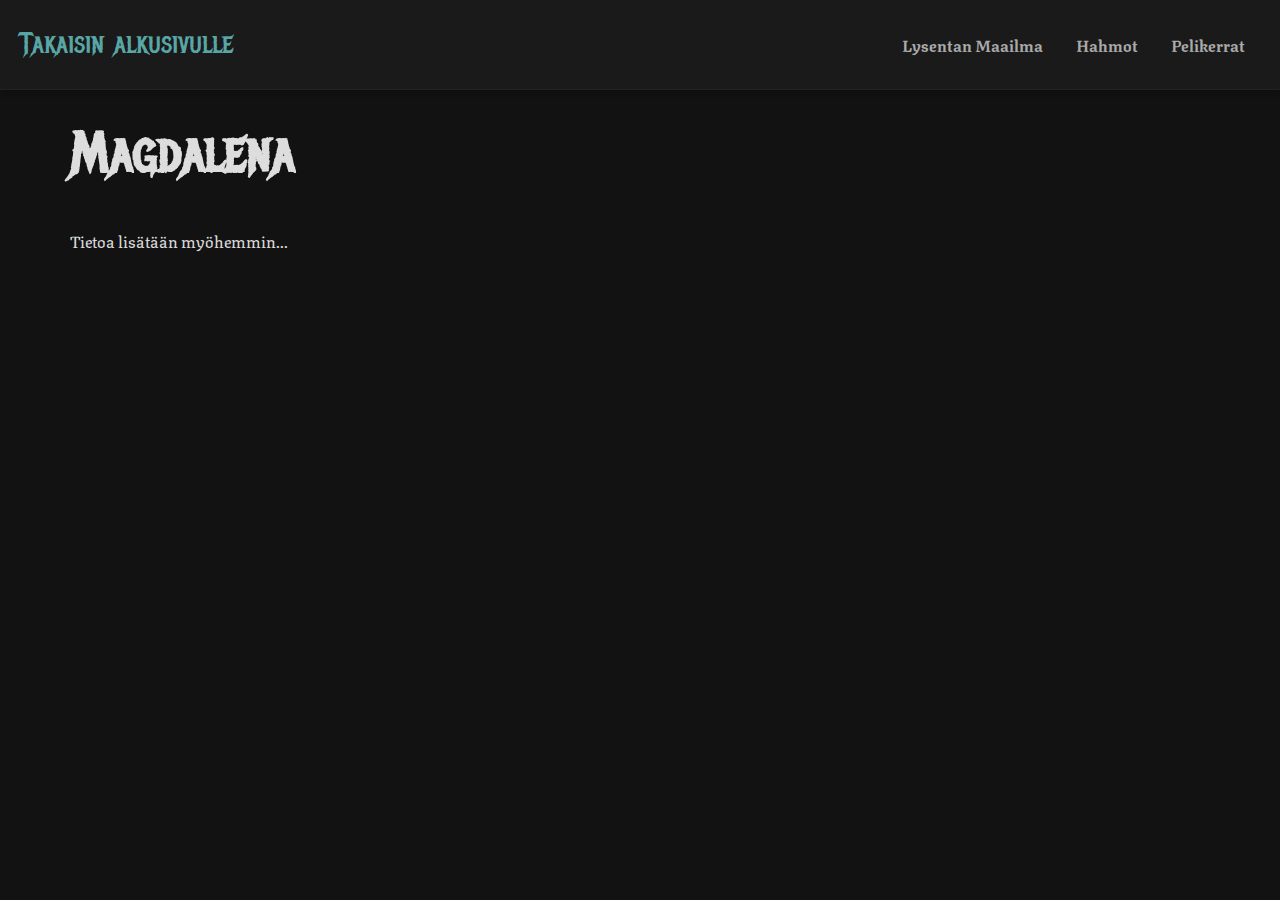
<file: characters/pc/magdalena.html>
<!DOCTYPE html>
<html lang="fi">
<head>
  <meta charset="utf-8">
  <meta name="viewport" content="width=device-width, initial-scale=1">
  <title>Magdalena | Lysentan Nielemät</title>

  <link rel="stylesheet" href="../../assets/style.css">
  <link rel="icon" href="../../assets/favicon.svg" type="image/svg+xml">
  <link rel="preconnect" href="https://fonts.googleapis.com">
  <link rel="preconnect" href="https://fonts.gstatic.com" crossorigin>
  <link href="https://fonts.googleapis.com/css2?family=Metal+Mania&family=Texturina:wght@400;700&display=swap" rel="stylesheet">
</head>
<body class="dark">

  <header class="site-header">
    <a class="home" href="../../index.html">Takaisin alkusivulle</a>
    <nav class="nav">
      <a href="../../world.html">Lysentan Maailma</a>
      <a href="../../characters.html">Hahmot</a>
      <a href="../../sessions.html">Pelikerrat</a>
    </nav>
  </header>

  <main class="container wiki-content animate-on-scroll">
    <h1 class="page-title">Magdalena</h1>
    
    <p>Tietoa lisätään myöhemmin...</p>
    
  </main>

  <script src="../../assets/app.js"></script>
</body>
</html>
</file>
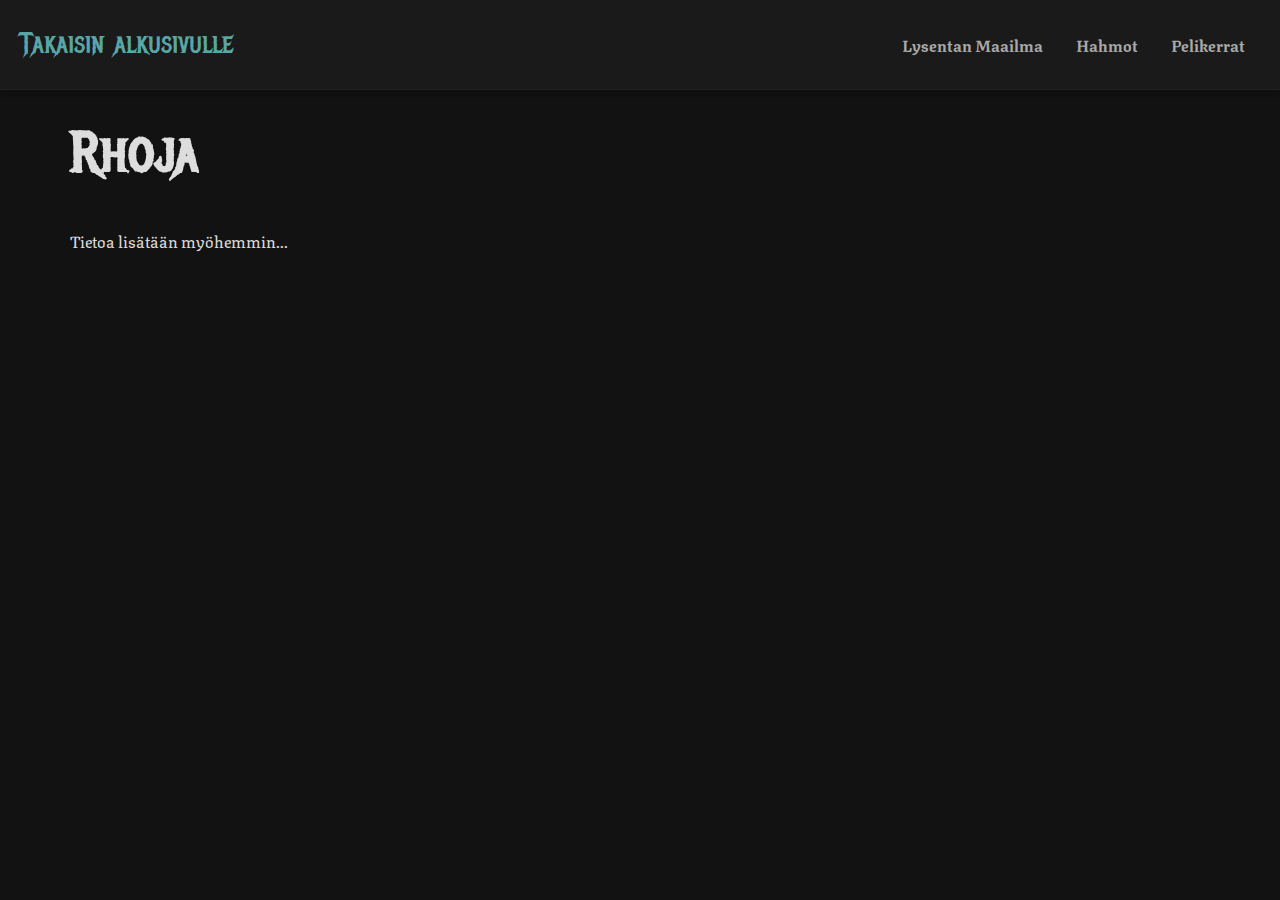
<file: characters/pc/rhoja.html>
<!DOCTYPE html>
<html lang="fi">
<head>
  <meta charset="utf-8">
  <meta name="viewport" content="width=device-width, initial-scale=1">
  <title>Rhoja | Lysentan Nielemät</title>

  <link rel="stylesheet" href="../../assets/style.css">
  <link rel="icon" href="../../assets/favicon.svg" type="image/svg+xml">
  <link rel="preconnect" href="https://fonts.googleapis.com">
  <link rel="preconnect" href="https://fonts.gstatic.com" crossorigin>
  <link href="https://fonts.googleapis.com/css2?family=Metal+Mania&family=Texturina:wght@400;700&display=swap" rel="stylesheet">
</head>
<body class="dark">

  <header class="site-header">
    <a class="home" href="../../index.html">Takaisin alkusivulle</a>
    <nav class="nav">
      <a href="../../world.html">Lysentan Maailma</a>
      <a href="../../characters.html">Hahmot</a>
      <a href="../../sessions.html">Pelikerrat</a>
    </nav>
  </header>

  <main class="container wiki-content animate-on-scroll">
    <h1 class="page-title">Rhoja</h1>
    
    <p>Tietoa lisätään myöhemmin...</p>
    
  </main>

  <script src="../../assets/app.js"></script>
</body>
</html>
</file>
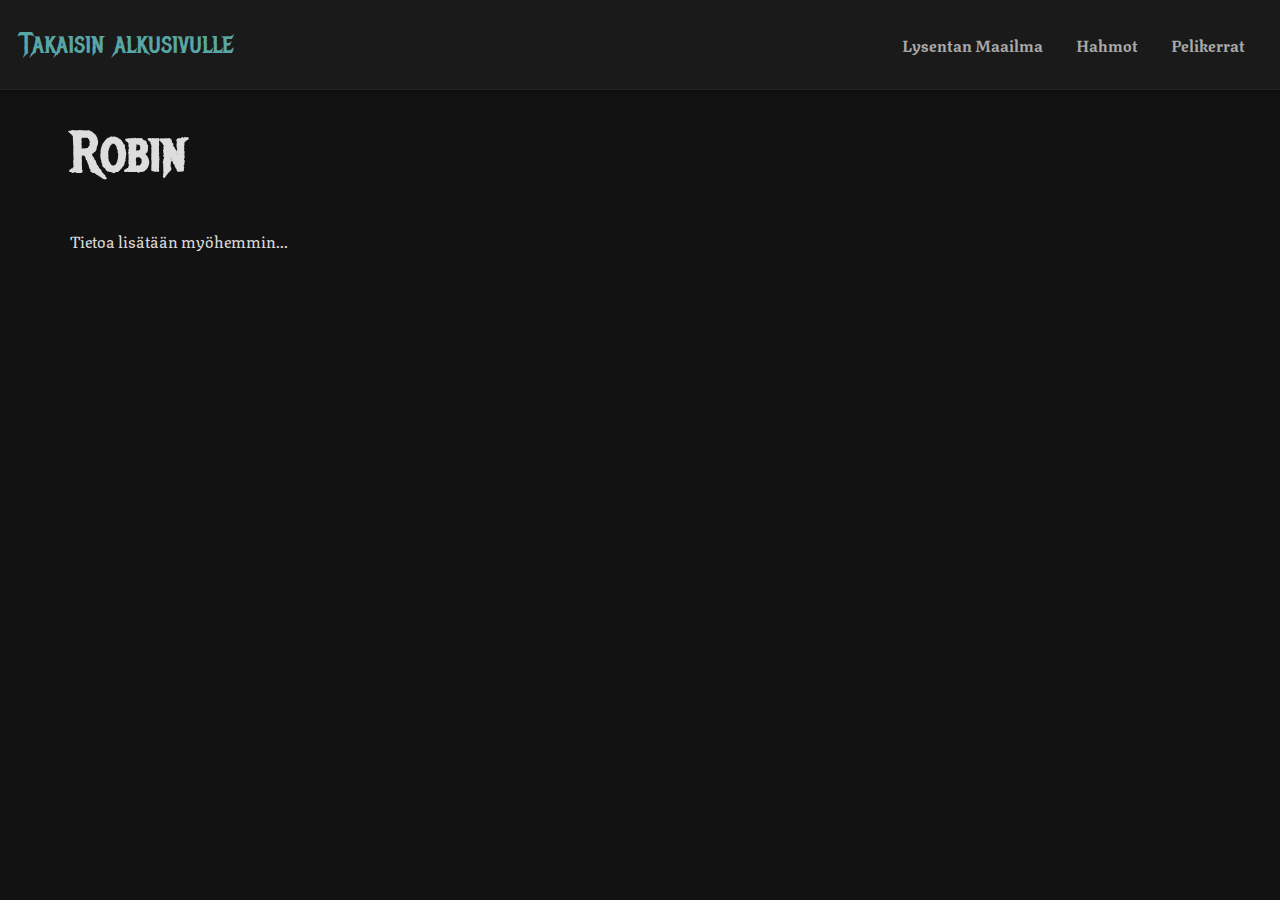
<file: characters/pc/robin.html>
<!DOCTYPE html>
<html lang="fi">
<head>
  <meta charset="utf-8">
  <meta name="viewport" content="width=device-width, initial-scale=1">
  <title>Robin | Lysentan Nielemät</title>

  <link rel="stylesheet" href="../../assets/style.css">
  <link rel="icon" href="../../assets/favicon.svg" type="image/svg+xml">
  <link rel="preconnect" href="https://fonts.googleapis.com">
  <link rel="preconnect" href="https://fonts.gstatic.com" crossorigin>
  <link href="https://fonts.googleapis.com/css2?family=Metal+Mania&family=Texturina:wght@400;700&display=swap" rel="stylesheet">
</head>
<body class="dark">

  <header class="site-header">
    <a class="home" href="../../index.html">Takaisin alkusivulle</a>
    <nav class="nav">
      <a href="../../world.html">Lysentan Maailma</a>
      <a href="../../characters.html">Hahmot</a>
      <a href="../../sessions.html">Pelikerrat</a>
    </nav>
  </header>

  <main class="container wiki-content animate-on-scroll">
    <h1 class="page-title">Robin</h1>
    
    <p>Tietoa lisätään myöhemmin...</p>
    
  </main>

  <script src="../../assets/app.js"></script>
</body>
</html>
</file>
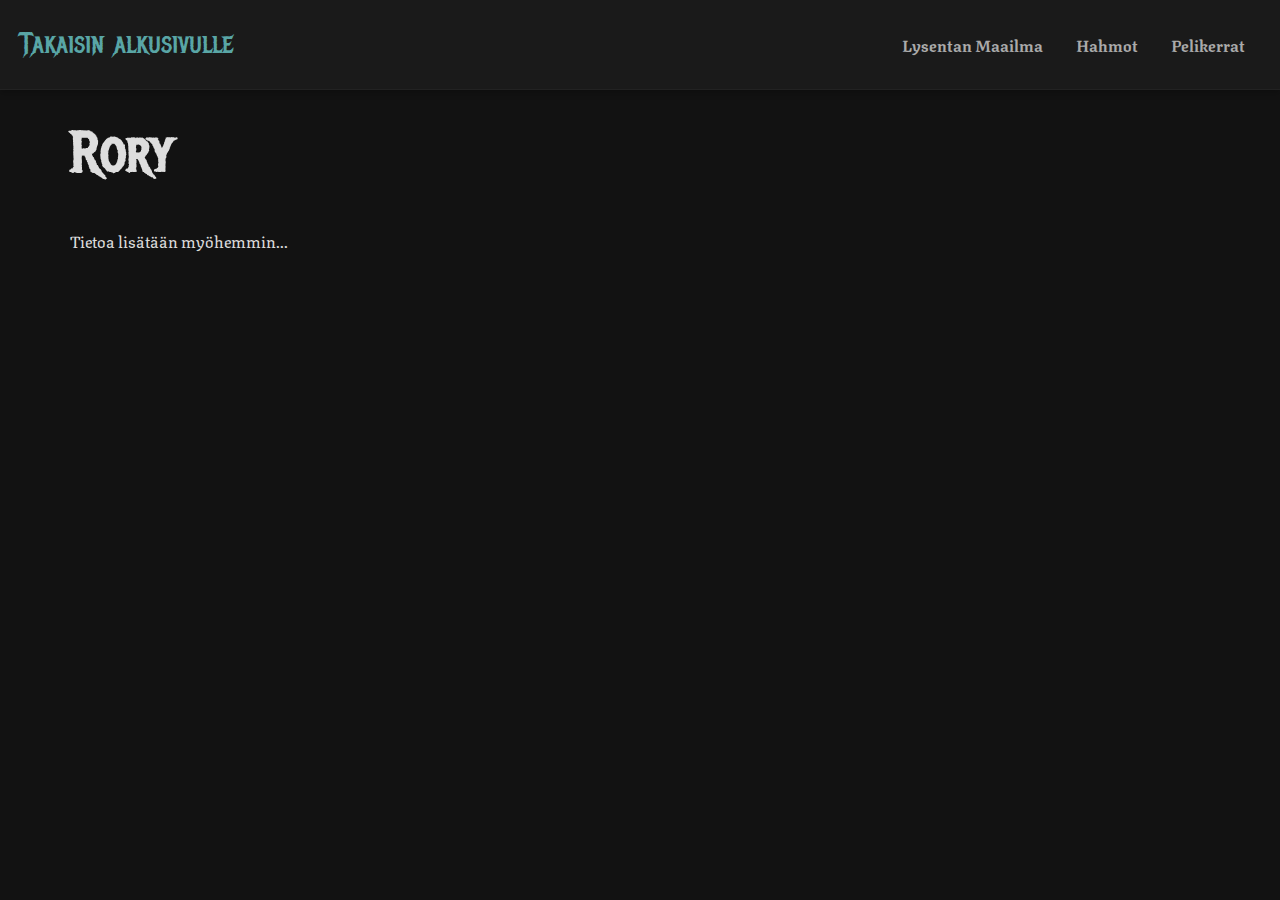
<file: characters/pc/rory.html>
<!DOCTYPE html>
<html lang="fi">
<head>
  <meta charset="utf-8">
  <meta name="viewport" content="width=device-width, initial-scale=1">
  <title>Rory | Lysentan Nielemät</title>

  <link rel="stylesheet" href="../../assets/style.css">
  <link rel="icon" href="../../assets/favicon.svg" type="image/svg+xml">
  <link rel="preconnect" href="https://fonts.googleapis.com">
  <link rel="preconnect" href="https://fonts.gstatic.com" crossorigin>
  <link href="https://fonts.googleapis.com/css2?family=Metal+Mania&family=Texturina:wght@400;700&display=swap" rel="stylesheet">
</head>
<body class="dark">

  <header class="site-header">
    <a class="home" href="../../index.html">Takaisin alkusivulle</a>
    <nav class="nav">
      <a href="../../world.html">Lysentan Maailma</a>
      <a href="../../characters.html">Hahmot</a>
      <a href="../../sessions.html">Pelikerrat</a>
    </nav>
  </header>

  <main class="container wiki-content animate-on-scroll">
    <h1 class="page-title">Rory</h1>
    
    <p>Tietoa lisätään myöhemmin...</p>
    
  </main>

  <script src="../../assets/app.js"></script>
</body>
</html>
</file>
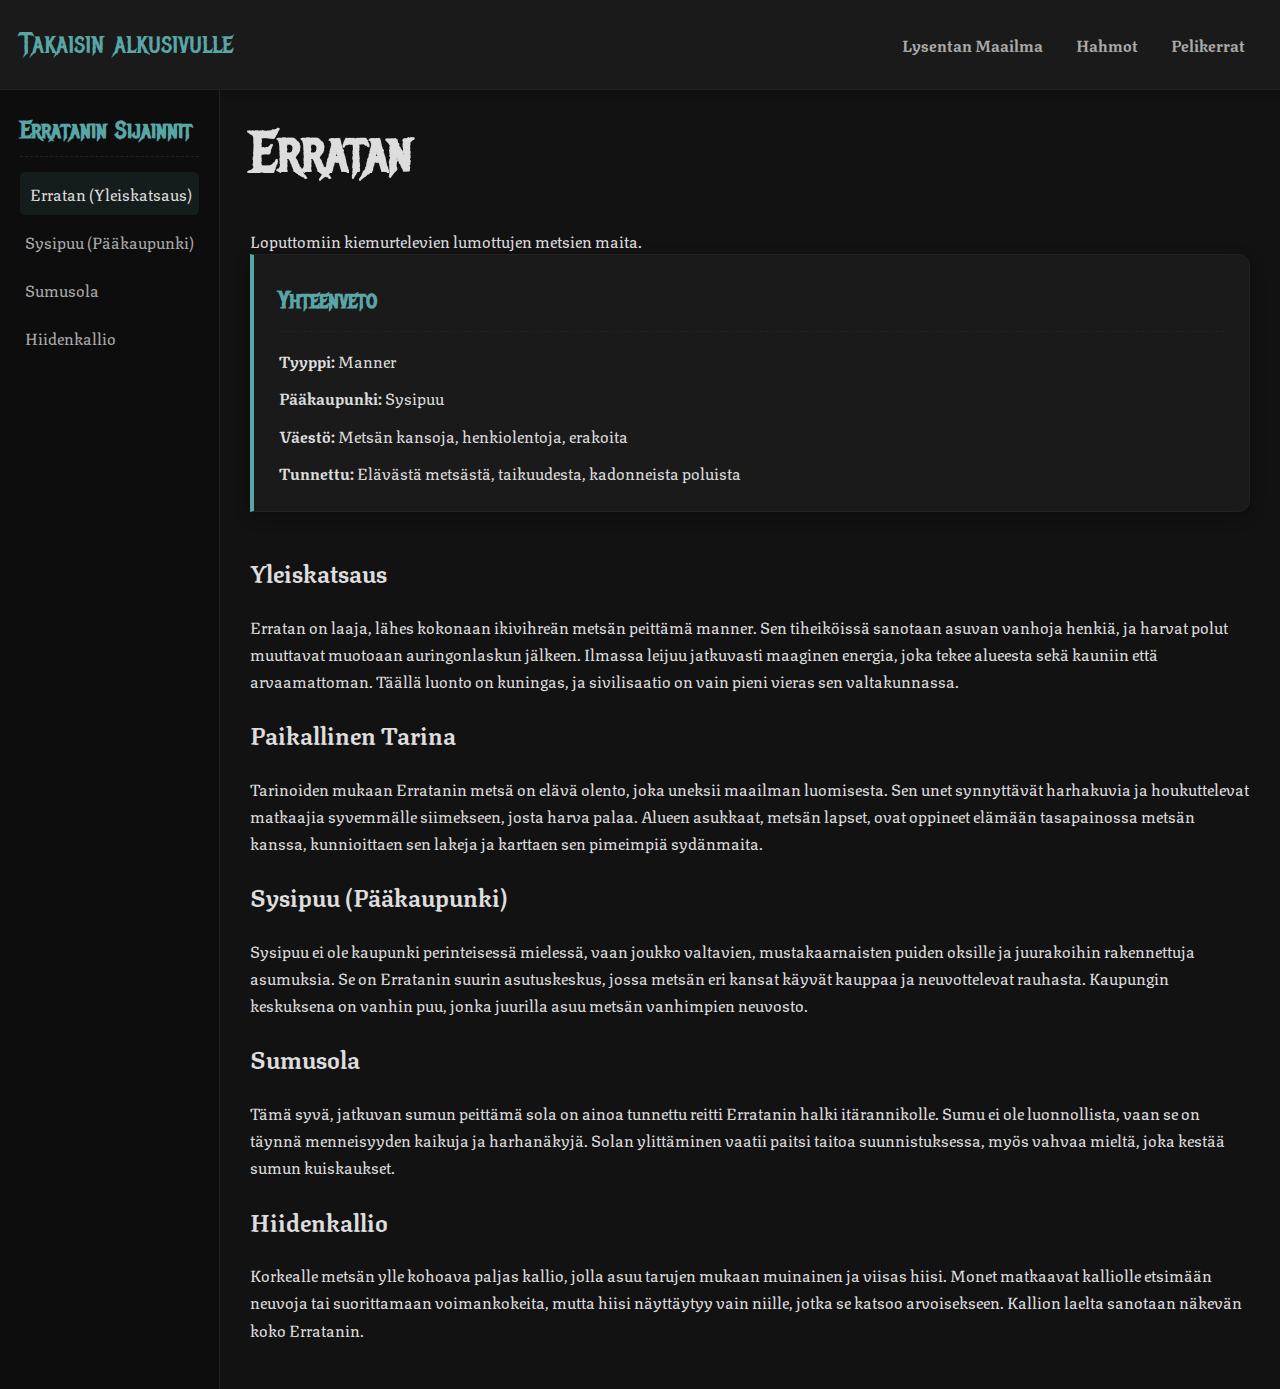
<file: world/regions/erratan.html>
<!doctype html>
<html lang="fi">
<head>
<meta charset="utf-8" />
<meta name="viewport" content="width=device-width,initial-scale=1" />
<title>Erratan – Mantereet Lysentissä</title>
<link rel="stylesheet" href="../../assets/style.css">
<link rel="icon" href="../../assets/favicon.svg" type="image/svg+xml">

<link rel="preconnect" href="https://fonts.googleapis.com">
<link rel="preconnect" href="https://fonts.gstatic.com" crossorigin>
<link href="https://fonts.googleapis.com/css2?family=Metal+Mania&family=Texturina:wght@400;700&display=swap" rel="stylesheet">
</head>
<body class="dark">

<header class="site-header">
  <a class="home" href="../../index.html">Takaisin alkusivulle</a>
  <nav class="nav">
    <a href="../../world.html">Lysentan Maailma</a>
    <a href="../../characters.html">Hahmot</a>
    <a href="../../sessions.html">Pelikerrat</a>
  </nav>
</header>

<div class="page-content">

  <nav class="sidebar">
    <h2>Erratanin Sijainnit</h2>
    <a href="#yleiskatsaus" class="active">Erratan (Yleiskatsaus)</a>
    <a href="#sysipuu">Sysipuu (Pääkaupunki)</a>
    <a href="#sumusola">Sumusola</a>
    <a href="#hiidenkallio">Hiidenkallio</a>
  </nav>

  <main class="container">
    <div class="page-layout">
      <div class="main-content">
        <h1 id="yleiskatsaus" class="page-title">Erratan</h1>
        <div class="location-meta">Loputtomiin kiemurtelevien lumottujen metsien maita.</div>

        <aside class="infobox">
          <h3>Yhteenveto</h3>
          <p><strong>Tyyppi:</strong> Manner</p>
          <p><strong>Pääkaupunki:</strong> Sysipuu</p>
          <p><strong>Väestö:</strong> Metsän kansoja, henkiolentoja, erakoita</p>
          <p><strong>Tunnettu:</strong> Elävästä metsästä, taikuudesta, kadonneista poluista</p>
        </aside>

        <h2>Yleiskatsaus</h2>
        <p>Erratan on laaja, lähes kokonaan ikivihreän metsän peittämä manner. Sen tiheiköissä sanotaan asuvan vanhoja henkiä, ja harvat polut muuttavat muotoaan auringonlaskun jälkeen. Ilmassa leijuu jatkuvasti maaginen energia, joka tekee alueesta sekä kauniin että arvaamattoman. Täällä luonto on kuningas, ja sivilisaatio on vain pieni vieras sen valtakunnassa.</p>
        
        <h2>Paikallinen Tarina</h2>
        <p>Tarinoiden mukaan Erratanin metsä on elävä olento, joka uneksii maailman luomisesta. Sen unet synnyttävät harhakuvia ja houkuttelevat matkaajia syvemmälle siimekseen, josta harva palaa. Alueen asukkaat, metsän lapset, ovat oppineet elämään tasapainossa metsän kanssa, kunnioittaen sen lakeja ja karttaen sen pimeimpiä sydänmaita.</p>

        <section id="sysipuu">
          <h2>Sysipuu (Pääkaupunki)</h2>
          <p>Sysipuu ei ole kaupunki perinteisessä mielessä, vaan joukko valtavien, mustakaarnaisten puiden oksille ja juurakoihin rakennettuja asumuksia. Se on Erratanin suurin asutuskeskus, jossa metsän eri kansat käyvät kauppaa ja neuvottelevat rauhasta. Kaupungin keskuksena on vanhin puu, jonka juurilla asuu metsän vanhimpien neuvosto.</p>
        </section>

        <section id="sumusola">
          <h2>Sumusola</h2>
          <p>Tämä syvä, jatkuvan sumun peittämä sola on ainoa tunnettu reitti Erratanin halki itärannikolle. Sumu ei ole luonnollista, vaan se on täynnä menneisyyden kaikuja ja harhanäkyjä. Solan ylittäminen vaatii paitsi taitoa suunnistuksessa, myös vahvaa mieltä, joka kestää sumun kuiskaukset.</p>
        </section>

        <section id="hiidenkallio">
          <h2>Hiidenkallio</h2>
          <p>Korkealle metsän ylle kohoava paljas kallio, jolla asuu tarujen mukaan muinainen ja viisas hiisi. Monet matkaavat kalliolle etsimään neuvoja tai suorittamaan voimankokeita, mutta hiisi näyttäytyy vain niille, jotka se katsoo arvoisekseen. Kallion laelta sanotaan näkevän koko Erratanin.</p>
        </section>
      </div>
    </div>
  </main>
</div>

<script>
  // Simple script to manage active link in sidebar
  document.addEventListener('DOMContentLoaded', () => {
    const sidebarLinks = document.querySelectorAll('.sidebar a');
    const sections = document.querySelectorAll('.main-content section, .main-content h1[id]');
    
    const observer = new IntersectionObserver((entries) => {
      entries.forEach(entry => {
        if (entry.isIntersecting) {
          sidebarLinks.forEach(link => {
            link.classList.remove('active');
            if (link.getAttribute('href') === `#${entry.target.id}`) {
              link.classList.add('active');
            }
          });
        }
      });
    }, { rootMargin: '-50% 0px -50% 0px' });

    sections.forEach(section => {
      observer.observe(section);
    });
  });
</script>

</body>
</html>
</file>
<file: assets/style.css>
/*
  ================================================================================
  STYLE.CSS
  This file contains all the styles for the Lysenta Wiki project.
  It's structured into logical sections for easier maintenance and understanding.
  ================================================================================
*/

/* 
  ========================================
  1. ANIMATIONS & INTERACTIONS
  This section defines keyframes for animations used throughout the site,
  such as fade-ins and interactive highlight effects.
  ========================================
*/

/* Defines a simple fade-in animation from 0 to 1 opacity. */
@keyframes fadeIn {
  from { opacity: 0; }
  to { opacity: 1; }
}

/* Applies the fadeIn animation to the main content container on page load. */
main.container {
  animation: fadeIn 0.5s ease-in-out forwards;
}

/* Prepares elements to be animated when they are scrolled into view. */
.animate-on-scroll {
  opacity: 0;
  transform: translateY(20px);
  transition: opacity 0.6s ease-out, transform 0.6s ease-out;
}

/* The state of the element when it becomes visible in the viewport. */
.animate-on-scroll.is-visible {
  opacity: 1;
  transform: translateY(0);
}

/* A pulsing animation used to highlight specific elements. */
@keyframes pulse-highlight {
  0% { box-shadow: 0 0 0 0 rgba(89, 166, 166, 0.7); }
  100% { box-shadow: 0 0 15px 20px rgba(89, 166, 166, 0); }
}

/* 
  ========================================
  2. VARIABLES & GLOBAL STYLES
  Defines CSS custom properties (variables) for the color palette, border-radius,
  and sets up foundational styles for the entire site.
  ========================================
*/
:root {
  /* Color Palette */
  --bg-primary: #121212;      /* Deep dark background */
  --bg-secondary: #1a1a1a;    /* Slightly lighter background for cards/headers */
  --bg-tertiary: #0d0d0d;     /* Even darker background for sidebars/tooltips */
  --text-primary: #ddd;       /* Main text color */
  --text-secondary: #aaa;     /* Subdued text color for meta info/placeholders */
  --border-color: #222;       /* Border color for separators and outlines */
  --highlight-color: #59a6a6; /* Accent color for links, headers, and highlights */

  /* UI Elements */
  --radius: 12px;             /* Standard border radius for cards and containers */
}

/* Enables smooth scrolling for anchor links. */
html { scroll-behavior: smooth; }

/* Ensures padding and border are included in the element's total width and height. */
* { box-sizing: border-box; }

/* Basic body styles: sets margin, font, background, and text color. */
body {
  margin: 0;
  font-family: 'Texturina', serif; /* A serif font for a classic, readable feel */
  background: var(--bg-primary);
  color: var(--text-primary);
  line-height: 1.7; /* Improves readability */
}

/* 
  ========================================
  3. GENERAL TYPOGRAPHY & LINKS
  Styles for anchor tags (links).
  ========================================
*/
a {
  color: var(--highlight-color);
  text-decoration: none; /* Removes the default underline */
  transition: all 0.2s ease-in-out; /* Smooth transition for hover effects */
}
a:hover { 
  text-decoration: none; 
  color: white; /* Brightens link color on hover */
}

/* 
  ========================================
  4. SHARED LAYOUT COMPONENTS
  Styles for major layout elements like the header, navigation, sidebar,
  and main content containers.
  ========================================
*/

/* Main site header container */
.site-header {
  display: flex;
  flex-direction: column; /* Stacks logo and nav vertically on small screens */
  align-items: center;
  padding: 20px;
  background-color: var(--bg-secondary);
  border-bottom: 1px solid var(--border-color);
  box-shadow: 0 4px 6px rgba(0, 0, 0, 0.2); /* Adds depth */
  transition: background-color 0.3s;
}

/* The main "Lysenta" home link in the header */
.site-header .home {
  font-family: 'Metal Mania', cursive; /* Thematic, stylized font */
  font-size: 1.8rem;
  color: var(--highlight-color);
  text-decoration: none;
  margin-bottom: 10px;
  transition: transform 0.2s ease-out;
}
.site-header .home:hover { 
  transform: scale(1.05); /* Slight zoom effect on hover */
}

/* Navigation links in the header */
.nav a {
  color: var(--text-secondary);
  text-decoration: none;
  padding: 8px 15px;
  font-weight: 700;
  transition: all 0.2s ease-in-out;
}
.nav a:hover { 
  color: var(--text-primary); 
  text-shadow: 0 0 5px var(--highlight-color); /* Glow effect on hover */
}

/* Sidebar container for sub-navigation */
.sidebar {
  background: var(--bg-tertiary);
  padding: 20px;
  min-width: 220px;
  border-right: 1px solid var(--border-color);
}

/* Sidebar section titles */
.sidebar h2 {
  font-family: 'Metal Mania', cursive;
  font-size: 1.5rem;
  color: var(--highlight-color);
  margin-top: 0;
  border-bottom: 1px dashed var(--border-color);
  padding-bottom: 5px;
  margin-bottom: 15px;
}

/* Links within the sidebar */
.sidebar a {
  display: block; /* Makes the entire area clickable */
  color: var(--text-secondary);
  text-decoration: none;
  padding: 8px 5px;
  margin-bottom: 5px;
  border-radius: 5px;
  transition: all 0.2s ease-in-out;
}

/* Hover and active states for sidebar links */
.sidebar a:hover, .sidebar a.active {
  color: var(--text-primary);
  padding-left: 10px; /* Indents text on hover/active */
  background-color: rgba(89, 166, 166, 0.1); /* Subtle highlight */
}

/* Flex container for the main page layout (sidebar + content) */
.page-content { 
  display: flex; 
  flex-direction: column; /* Stacks sidebar and content on small screens */
}

/* Main content area wrapper */
.container {
  flex-grow: 1; /* Allows content to fill available space */
  padding: 30px;
  max-width: 1200px;
  width: 100%;
  margin: 0 auto; /* Centers the container */
}

/* Main title for each page */
.page-title {
  font-family: 'Metal Mania', cursive;
  font-size: 3.5rem;
  margin: 0 0 40px 0;
  color: var(--text-primary);
  line-height: 1.2;
}

/* 
  ========================================
  5. REUSABLE COMPONENTS
  Styles for common, reusable UI elements like cards, grids, and buttons.
  ========================================
*/

/* A responsive grid layout */
.grid {
  display: grid;
  grid-template-columns: repeat(auto-fit, minmax(280px, 1fr)); /* Creates responsive columns */
  gap: 25px;
}

/* Wrapper to make entire card a clickable link */
.card-link { 
  text-decoration: none; 
  color: inherit; /* Ensures text inside the card inherits its color */
}

/* Standard card component */
.card {
  background: var(--bg-secondary);
  padding: 25px;
  border-radius: var(--radius);
  border: 1px solid var(--border-color);
  box-shadow: 0 5px 15px rgba(0, 0, 0, 0.3);
  transition: transform 0.3s ease-out, box-shadow 0.3s ease-out; /* Smooth hover effect */
}

/* Hover effect for cards */
.card:hover {
  transform: translateY(-8px) scale(1.02); /* Lifts and slightly enlarges the card */
  box-shadow: 0 12px 25px rgba(0, 0, 0, 0.5), 0 0 15px var(--highlight-color); /* Deeper shadow and highlight glow */
}

/* Titles within cards */
.card h3 {
  font-family: 'Metal Mania', cursive;
  font-size: 1.8rem;
  color: var(--highlight-color);
  margin: 0 0 10px 0;
}

/* A grid specifically for image galleries */
.gallery {
  display: grid;
  grid-template-columns: repeat(auto-fit, minmax(250px, 1fr));
  gap: 20px;
}

/* Base styles for buttons */
.home-button, #tooltip-button {
  background: var(--highlight-color);
  border: 2px solid var(--highlight-color);
  color: var(--bg-primary);
  padding: 8px 15px;
  border-radius: var(--radius);
  cursor: pointer;
  font-weight: 700;
  transition: all 0.2s ease-in-out;
}

/* Specific styles for the main home page button */
.home-button {
  display: inline-block;
  padding: 12px 25px;
  text-decoration: none;
  font-family: 'Metal Mania', cursive;
}

/* Tooltip button has no border */
#tooltip-button { border: none; }

/* Hover effect for buttons */
.home-button:hover, #tooltip-button:hover {
  background-color: var(--bg-primary);
  color: var(--highlight-color);
  transform: translateY(-2px); /* Lifts the button slightly */
  box-shadow: 0 4px 10px rgba(0,0,0,0.4);
}

/* 
  ========================================
  6. PAGE-SPECIFIC STYLES
  Styles for elements unique to certain pages, like the world map or session logs.
  ========================================
*/

/* Center-aligns the title on the home page */
.home-title { text-align: center; }

/* Container for the interactive map */
.map-wrap {
  position: relative; /* Required for absolute positioning of pins and tooltips */
  width: 100%;
  border: 1px solid var(--border-color);
  border-radius: var(--radius);
  overflow: hidden; /* Hides anything that might stick out */
  box-shadow: 0 5px 15px rgba(0,0,0,0.3);
}

/* Ensures the map image is responsive */
.map-wrap img { display: block; width: 100%; height: auto; }

/* Interactive pins on the map */
.map-pin {
  position: absolute;
  width: 20px;
  height: 20px;
  background-color: var(--highlight-color);
  border-radius: 50%;
  border: 2px solid var(--bg-primary);
  cursor: pointer;
  transform: translate(-50%, -50%); /* Centers the pin on its coordinates */
  box-shadow: 0 0 5px rgba(89, 166, 166, 0.7);
  transition: transform 0.2s ease-out, box-shadow 0.2s ease-out;
}

/* Hover effect for map pins */
.map-pin:hover {
  transform: translate(-50%, -50%) scale(1.4); /* Enlarges the pin */
  box-shadow: 0 0 15px var(--highlight-color);
}

/* Creates a larger invisible clickable area around the pin for easier interaction */
.map-pin::after {
  content: '';
  position: absolute;
  top: -10px;
  left: -10px;
  right: -10px;
  bottom: -10px;
  border-radius: 50%;
}

/* Tooltip that appears when a map pin is clicked */
#map-tooltip {
  position: absolute;
  background: var(--bg-tertiary);
  border: 1px solid var(--border-color);
  border-radius: var(--radius);
  padding: 15px 20px;
  box-shadow: 0 5px 15px rgba(0,0,0,0.5);
  z-index: 100; /* Ensures tooltip appears above other elements */
  opacity: 0; /* Hidden by default */
  visibility: hidden;
  transform: translate(-50%, -120%); /* Positions tooltip above the pin */
  transition: opacity 0.2s, visibility 0.2s, transform 0.2s;
  min-width: 300px;
  max-width: 400px;
  text-align: center;
}

/* Visible state for the map tooltip */
#map-tooltip.visible { 
  opacity: 1; 
  visibility: visible; 
  transform: translate(-50%, -130%); /* Slightly moves tooltip up when visible */
}

/* Adjust tooltip to prevent it from going off the right side of the screen */
#map-tooltip.adjust-left {
  transform: translate(-95%, -120%);
}
#map-tooltip.visible.adjust-left {
  transform: translate(-95%, -130%);
}

/* Adjust tooltip to prevent it from going off the left side of the screen */
#map-tooltip.adjust-right {
  transform: translate(-5%, -120%);
}
#map-tooltip.visible.adjust-right {
  transform: translate(-5%, -130%);
}

/* Title inside the map tooltip */
#map-tooltip h3 { 
  margin: 0 0 10px 0; 
  font-family: 'Metal Mania', cursive; 
  font-size: 1.5rem; 
  color: var(--highlight-color); 
}

/* Description text inside the map tooltip */
#tooltip-description {
  margin: 0 0 15px 0;
  font-size: 0.9rem;
  color: var(--text-secondary);
  line-height: 1.5;
  white-space: normal; /* Ensures long descriptions will wrap */
}

/* A special section to highlight a piece of lore */
.lore-spotlight {
  text-align: center;
  max-width: 700px;
  margin: 40px auto;
  padding: 30px;
  background: radial-gradient(ellipse at top, var(--bg-secondary), var(--bg-primary));
  border-radius: var(--radius);
}

.lore-spotlight h3 {
  font-family: 'Metal Mania', cursive;
  font-size: 2.2rem;
  color: var(--highlight-color);
  margin: 0 0 10px 0;
}

.lore-spotlight p {
  font-size: 1.1rem;
  color: var(--text-secondary);
  margin-bottom: 0;
}

/* Applies the pulse animation to a card when it's targeted */
.card.highlight-target { animation: pulse-highlight 1.5s ease-out; }

/* Large, stylized headings used to break up content sections */
.category-break, .wiki-article h2 {
  font-family: 'Metal Mania', cursive;
  font-size: 2.2rem;
  color: var(--highlight-color);
  border-bottom: 1px solid var(--border-color);
  padding-bottom: 10px;
  margin-top: 50px;
  margin-bottom: 25px;
}

/* Table used for listing game sessions */
.session-table { 
  width: 100%; 
  border-collapse: collapse; 
  background-color: var(--bg-secondary); 
  box-shadow: 0 5px 15px rgba(0,0,0,0.3); 
  border-radius: var(--radius); 
  overflow: hidden; /* Ensures border-radius is applied to table corners */
}

.session-table th, .session-table td { 
  padding: 15px 20px; 
  text-align: left; 
  border-bottom: 1px solid var(--border-color); 
}

/* Header cells in the session table */
.session-table thead th { 
  font-family: 'Metal Mania', cursive; 
  font-size: 1.3rem; 
  color: var(--highlight-color); 
  background-color: var(--bg-tertiary); 
}

/* Table rows for individual sessions */
.session-row { transition: background-color 0.2s ease-out; }

/* Hover effect for session table rows */
.session-table tbody .session-row:hover { 
  background-color: rgba(89, 166, 166, 0.1); 
  cursor: pointer; 
}

/* Session title link within the table */
.session-table .title a { 
  color: var(--text-primary); 
  text-decoration: none; 
  font-weight: 700; 
}

/* A temporary highlight effect for a row */
.session-row.row-flash { background-color: rgba(89, 166, 166, 0.3) !important; }

/* Styles for individual session log pages */
.session-log .page-title { margin-bottom: 10px; }

/* Meta information on a session page (e.g., date, players) */
.session-meta { 
  color: var(--text-secondary); 
  margin-bottom: 50px; 
  border-bottom: 1px solid var(--border-color); 
  padding-bottom: 20px; 
}

/* Vertical timeline for session events */
.session-timeline { 
  position: relative; 
  padding-left: 40px; 
}

/* The vertical line of the timeline */
.session-timeline::before { 
  content: ''; 
  position: absolute; 
  left: 10px; 
  top: 10px; 
  bottom: 10px; 
  width: 3px; 
  background-color: var(--border-color); 
}

/* A single event/item in the timeline */
.timeline-item { 
  position: relative; 
  margin-bottom: 40px; 
}

/* The dot on the timeline for each item */
.timeline-item::before { 
  content: ''; 
  position: absolute; 
  left: -36px; 
  top: 8px; 
  width: 15px; 
  height: 15px; 
  background-color: var(--highlight-color); 
  border-radius: 50%; 
  border: 3px solid var(--bg-primary); 
  z-index: 1; 
}

/* The content box for a timeline item */
.timeline-content { 
  background: var(--bg-secondary); 
  padding: 25px; 
  border-radius: var(--radius); 
  border: 1px solid var(--border-color); 
}

.timeline-content h2 { 
  font-family: 'Metal Mania', cursive; 
  font-size: 2rem; 
  color: var(--highlight-color); 
  margin: 0 0 15px 0; 
}

/* Container for a standard wiki article */
.wiki-article { 
  max-width: 800px; 
  margin: 0 auto; /* Centers the article content */
}

/* Meta information for an article (e.g., category, tags) */
.article-meta { 
  font-size: 1.2rem; 
  color: var(--text-secondary); 
  margin-top: -30px; 
  margin-bottom: 40px; 
  border-bottom: 1px solid var(--border-color); 
  padding-bottom: 20px; 
}

/* Paragraph styles within a wiki article */
.wiki-article p { 
  font-size: 1.1rem; 
  margin-bottom: 1.5em; 
  line-height: 1.8; 
}

/* An information box, typically used for stats or key facts */
.infobox { 
  background: var(--bg-secondary); 
  border: 1px solid var(--border-color); 
  border-left: 4px solid var(--highlight-color); /* Accent border */
  border-radius: 0 var(--radius) var(--radius) 0; 
  padding: 25px; 
  margin-bottom: 40px; 
  box-shadow: 0 5px 15px rgba(0,0,0,0.3); 
}

.infobox h3 { 
  font-family: 'Metal Mania', cursive; 
  font-size: 1.5rem; 
  margin: 0 0 15px 0; 
  color: var(--highlight-color); 
  border-bottom: 1px dashed var(--border-color); 
  padding-bottom: 10px; 
}

.infobox p { 
  margin: 0 0 10px 0; 
  font-size: 1rem; 
}
.infobox p:last-child { margin-bottom: 0; }
.infobox strong { color: var(--text-primary); }

/* Centered container for 404 error and placeholder pages */
.error-container, .placeholder-container { 
  text-align: center; 
  padding: 80px 20px; 
  max-width: 600px; 
  margin: 0 auto; 
}

/* Large "404" text */
.error-code { 
  font-family: 'Metal Mania', cursive; 
  font-size: 8rem; 
  color: var(--highlight-color); 
  line-height: 1; 
  text-shadow: 0 0 10px rgba(89, 166, 166, 0.8); 
}

.error-container h2, .placeholder-container h2 { 
  font-size: 2rem; 
  margin-top: 10px; 
  border-bottom: 2px solid var(--border-color); 
  padding-bottom: 10px; 
}

/* Icon used on the placeholder page */
.placeholder-icon { 
  color: var(--highlight-color); 
  margin-bottom: 20px; 
  animation: fadeIn 1s ease-in-out; 
}

/* 
  ========================================
  7. ARTICLE ENHANCEMENTS
  Styles for interactive elements within articles, like tabs and blockquotes.
  ========================================
*/

/* Container for a tabbed content interface */
.tab-container { width: 100%; }

/* Navigation bar for tabs */
.tab-navigation { 
  display: flex; 
  border-bottom: 1px solid var(--border-color); 
  margin-bottom: 30px; 
}

/* Individual tab buttons */
.tab-btn {
  font-family: 'Metal Mania', cursive;
  font-size: 1.3rem;
  background: none;
  border: none;
  color: var(--text-secondary);
  padding: 15px 25px;
  cursor: pointer;
  transition: all 0.2s ease-in-out;
  border-bottom: 3px solid transparent; /* Placeholder for active state border */
  margin-bottom: -1px; /* Aligns border with the container's bottom border */
}

.tab-btn:hover { 
  color: var(--text-primary); 
  background-color: var(--bg-tertiary); 
}

/* Active state for a tab button */
.tab-btn.active { 
  color: var(--highlight-color); 
  border-bottom-color: var(--highlight-color); 
}

/* Content panel for a tab, hidden by default */
.tab-content-panel { 
  display: none; 
  animation: fadeIn 0.4s ease-in-out; 
}

/* Active (visible) state for a tab content panel */
.tab-content-panel.active { display: block; }

/* Container for previous/next tab navigation buttons */
.tab-controls { 
  display: flex; 
  justify-content: space-between; 
  margin-top: 40px; 
  border-top: 1px solid var(--border-color); 
  padding-top: 20px; 
}

/* Previous/Next buttons for navigating tabs */
.tab-nav-btn {
  font-family: 'Metal Mania', cursive;
  font-size: 1.1rem;
  background: var(--bg-secondary);
  color: var(--text-secondary);
  border: 1px solid var(--border-color);
  padding: 10px 20px;
  border-radius: var(--radius);
  cursor: pointer;
  transition: all 0.2s ease-in-out;
}

.tab-nav-btn:hover { 
  color: var(--highlight-color); 
  border-color: var(--highlight-color); 
  box-shadow: 0 0 10px rgba(89, 166, 166, 0.5); 
}

/* Disabled state for prev/next buttons */
.tab-nav-btn:disabled { 
  color: #444; 
  cursor: not-allowed; 
  border-color: #222; 
  box-shadow: none; 
}

/* Blockquote for quoting text in articles */
.wiki-article blockquote { 
  margin: 30px 0; 
  padding: 20px; 
  border-left: 4px solid var(--highlight-color); 
  background-color: var(--bg-tertiary); 
  border-radius: 0 var(--radius) var(--radius) 0; 
  font-style: italic; 
  font-size: 1.2rem; 
  color: var(--text-secondary); 
}
.wiki-article blockquote p { margin: 0; }

/* A horizontal rule with a gradient fade effect */
hr.divider { 
  border: 0; 
  height: 1px; 
  background-image: linear-gradient(to right, rgba(0,0,0,0), var(--border-color), rgba(0,0,0,0)); 
  margin: 60px 0; 
}

/* Wrapper for images within an article */
.article-image { 
  width: 100%; 
  margin-bottom: 40px; 
  border-radius: var(--radius); 
  border: 1px solid var(--border-color); 
  overflow: hidden; 
  box-shadow: 0 5px 20px rgba(0,0,0,0.4); 
}
.article-image img { 
  display: block; 
  width: 100%; 
  height: auto; 
}

/* 
  ========================================
  8. RESPONSIVE ADJUSTMENTS
  Media queries to adjust the layout for different screen sizes.
  ========================================
*/

/* For tablets and larger screens (768px and up) */
@media (min-width: 768px) {
  /* Changes header to a row layout */
  .site-header { 
    flex-direction: row; 
    justify-content: space-between; 
  }
  .site-header .home { margin-bottom: 0; }
}

/* For larger screens (900px and up) */
@media (min-width: 900px) {
  /* Changes main content to a row layout (sidebar beside content) */
  .page-content { flex-direction: row; }
}

/* For screens smaller than 900px */
@media (max-width: 899px) {
  /* Makes the sidebar full-width and places it above the content */
  .sidebar { 
    width: 100%; 
    border-right: none; 
    border-bottom: 1px solid var(--border-color); 
  }
}
</file>
